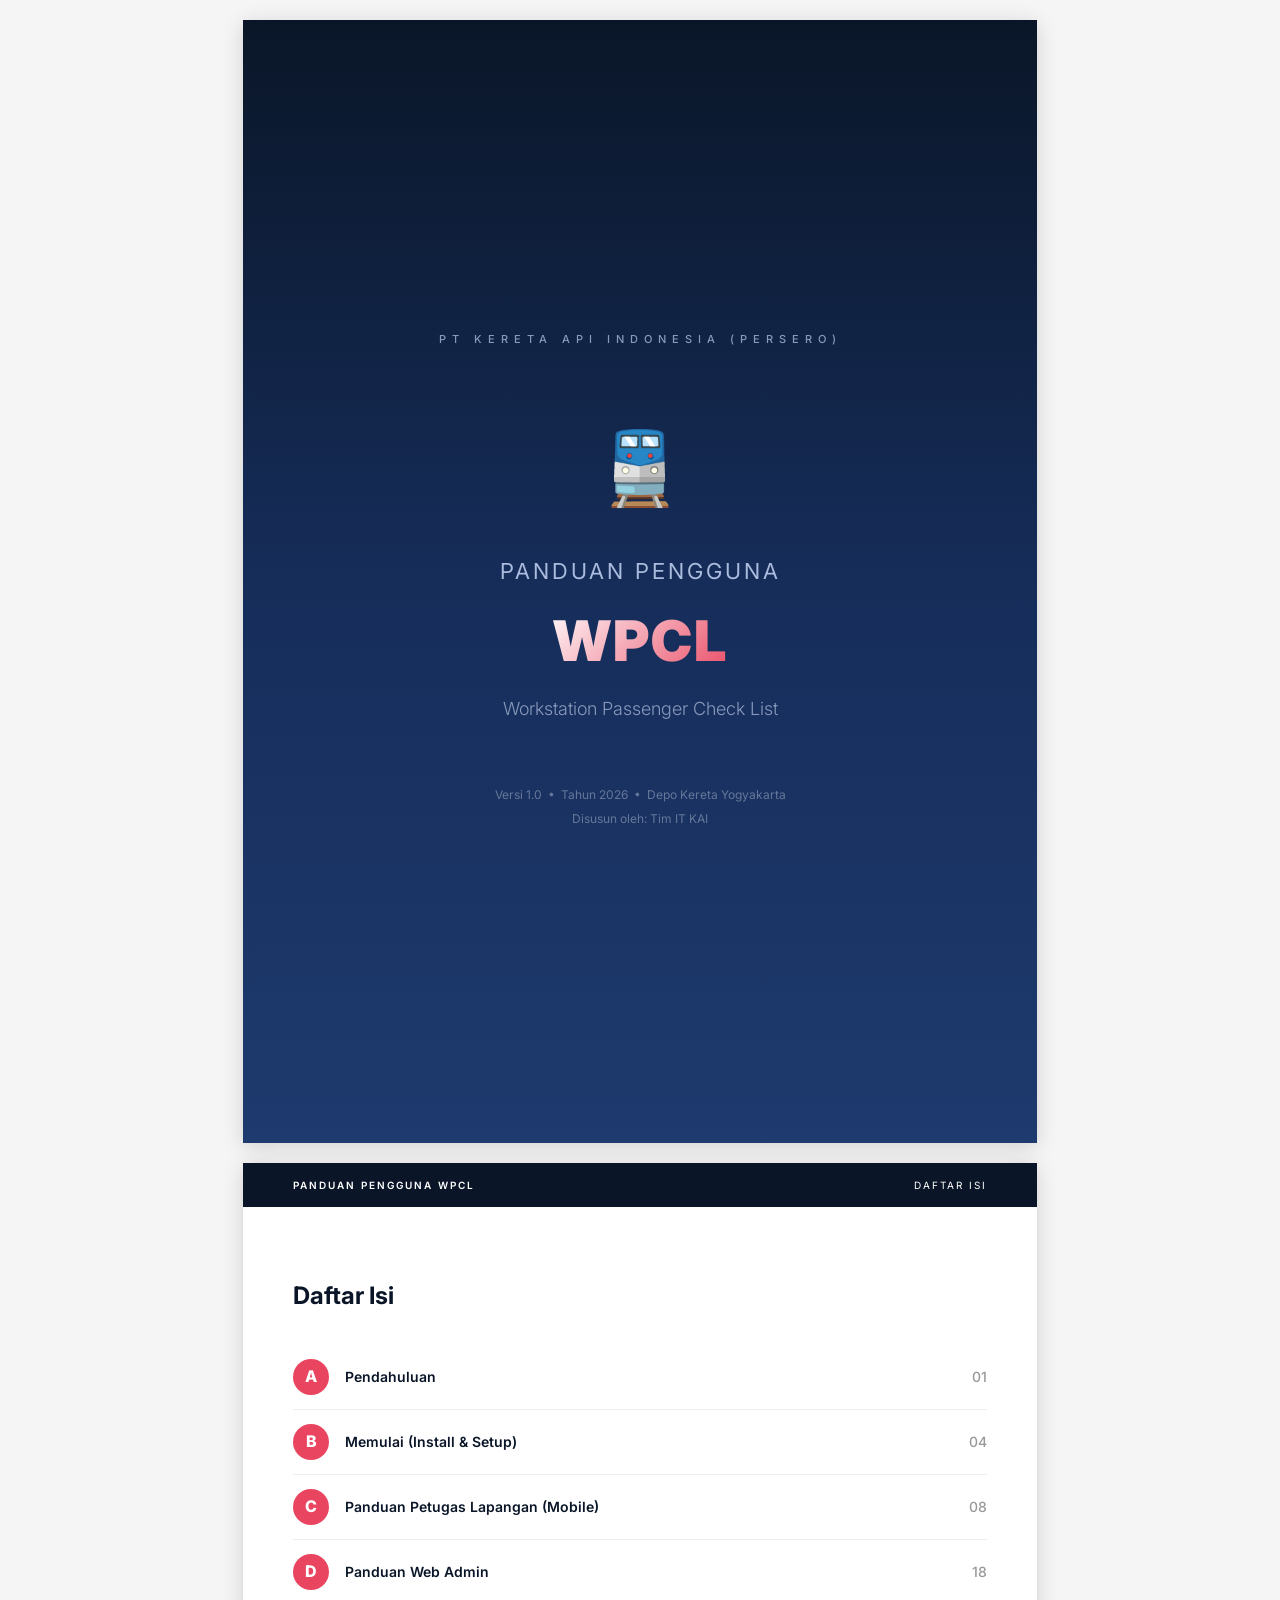
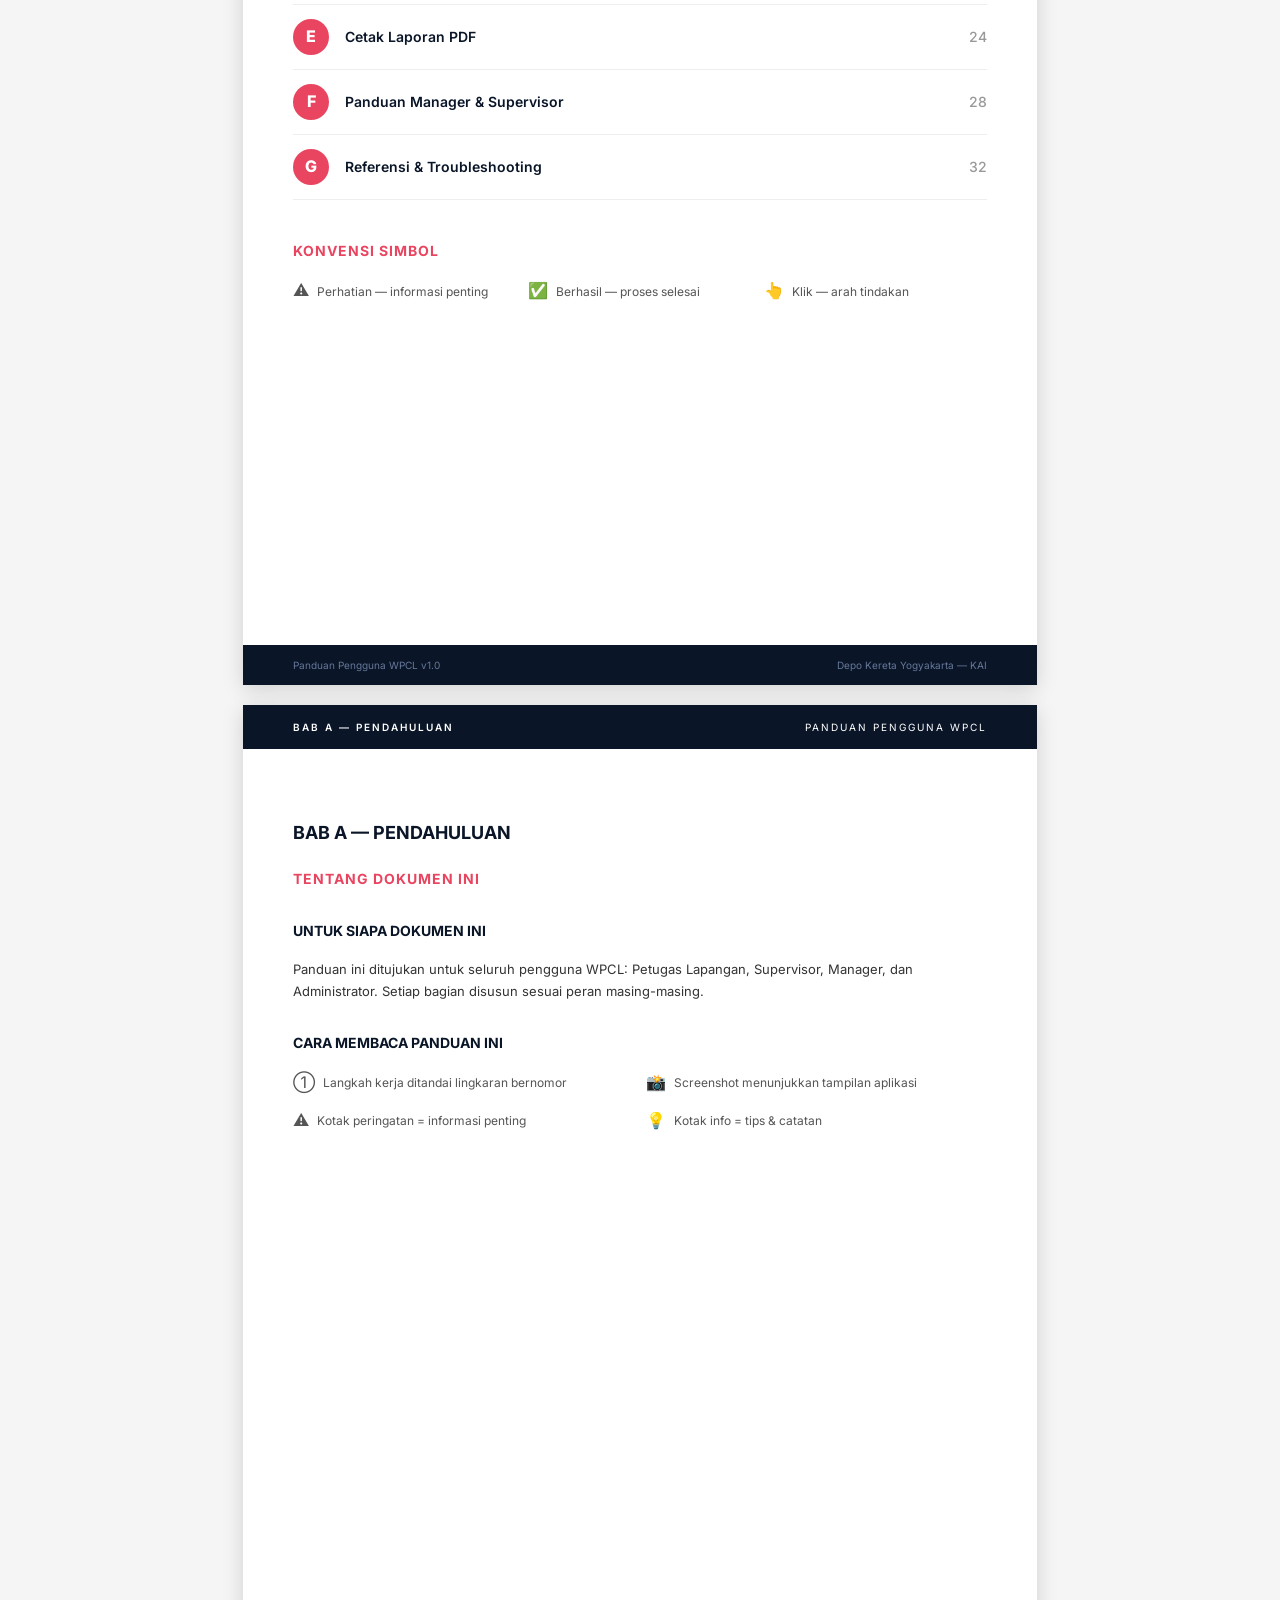
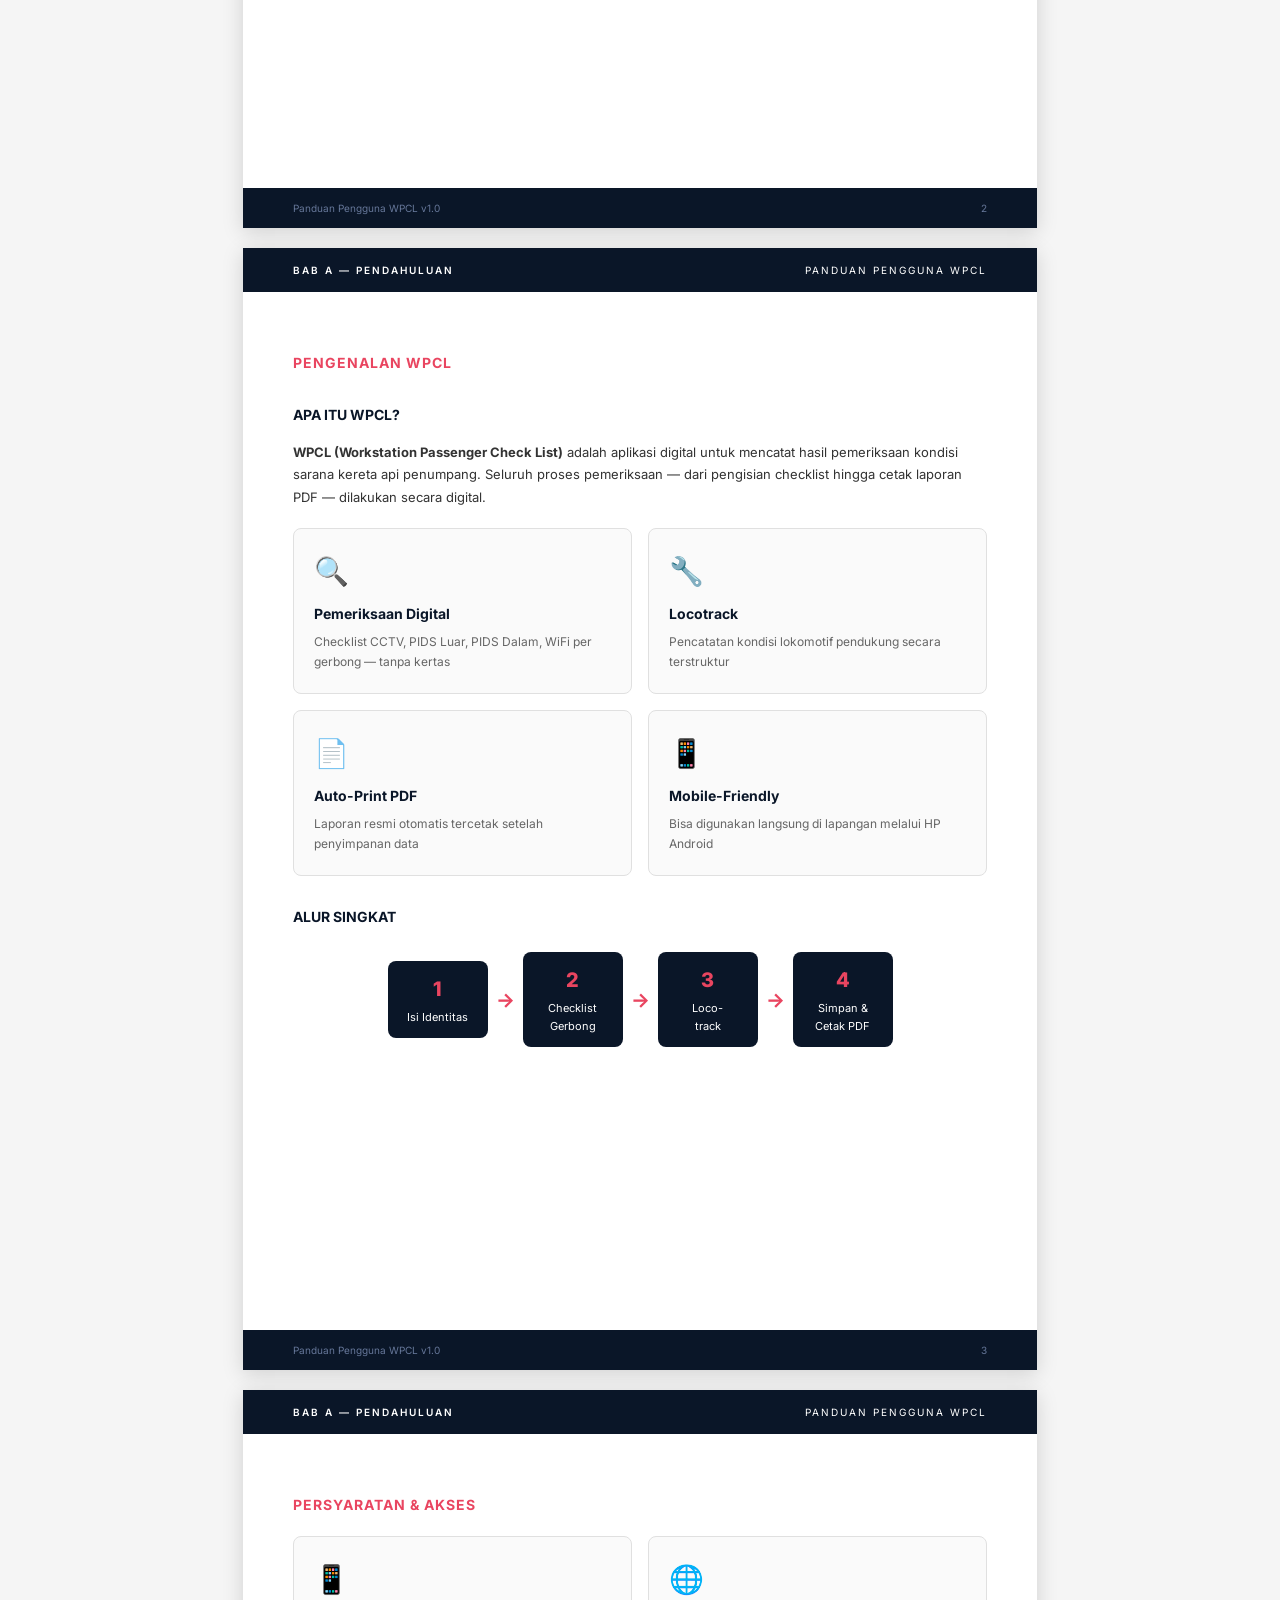
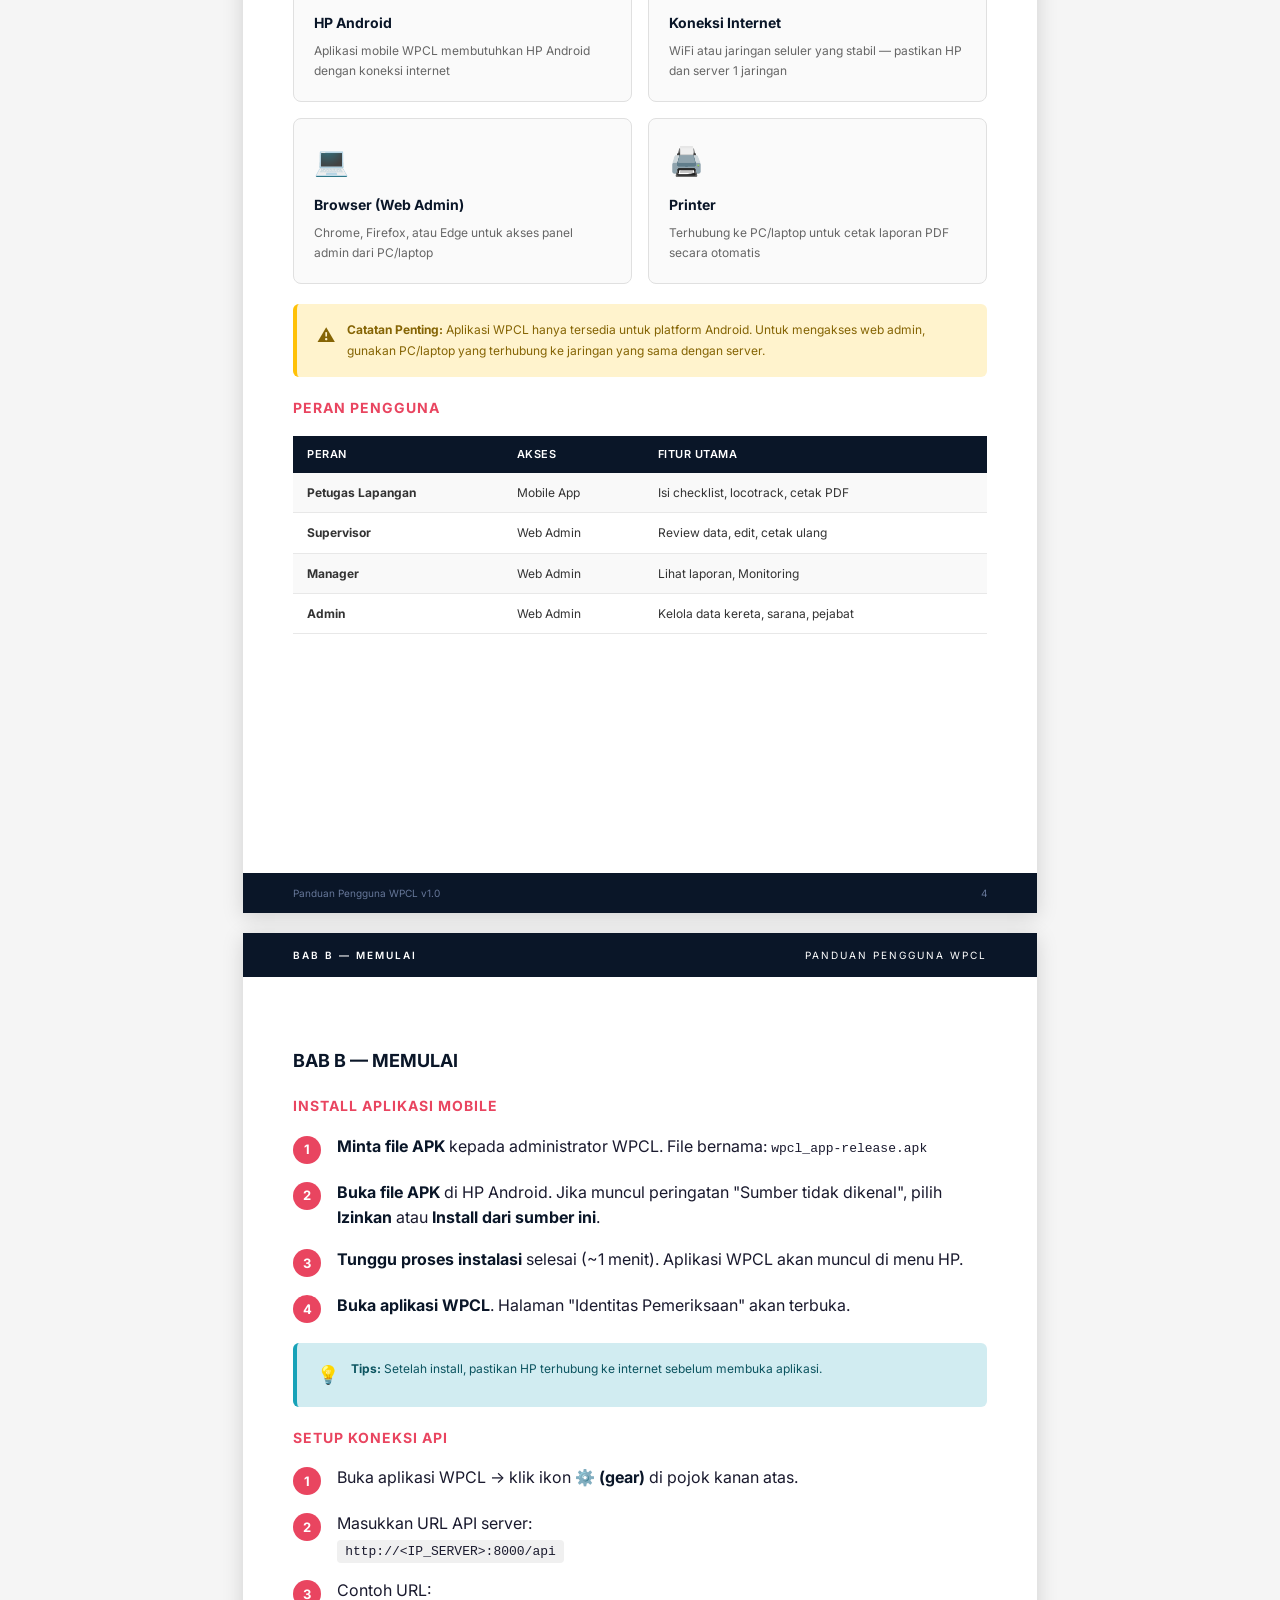
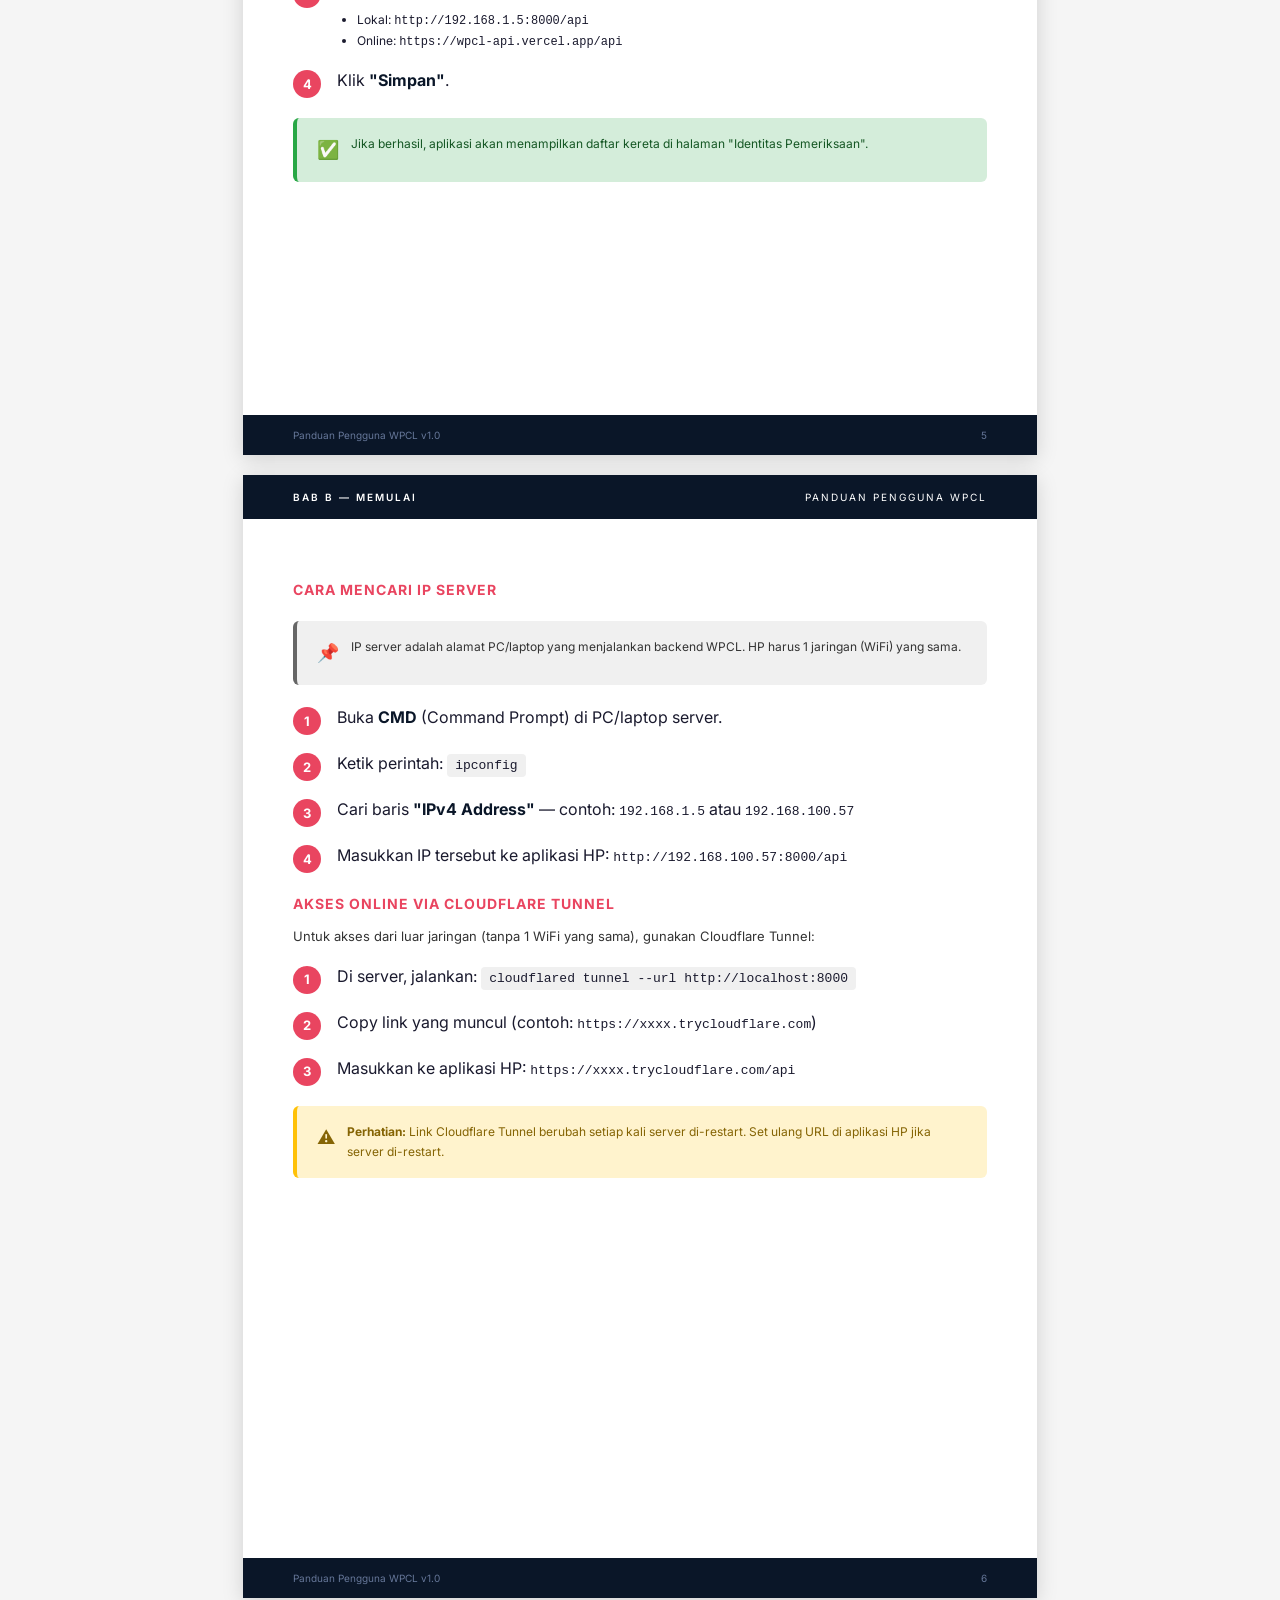
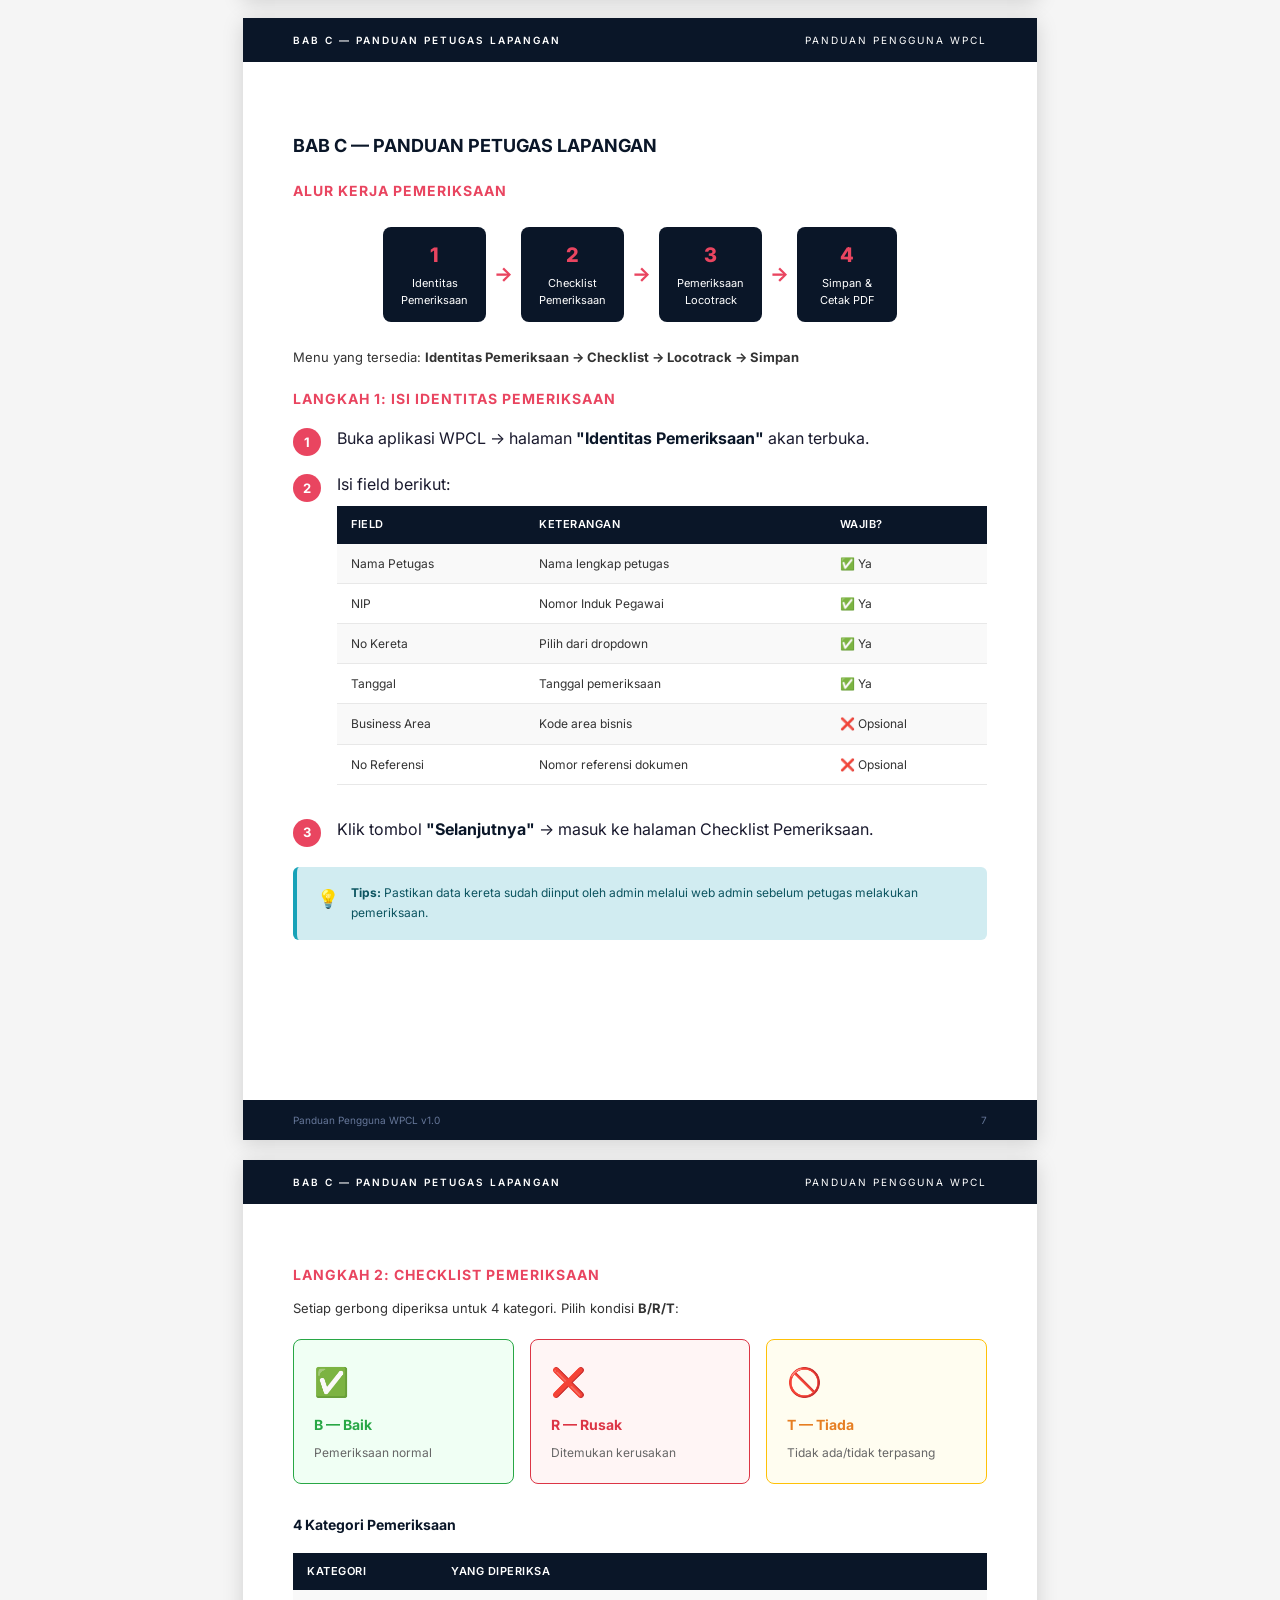
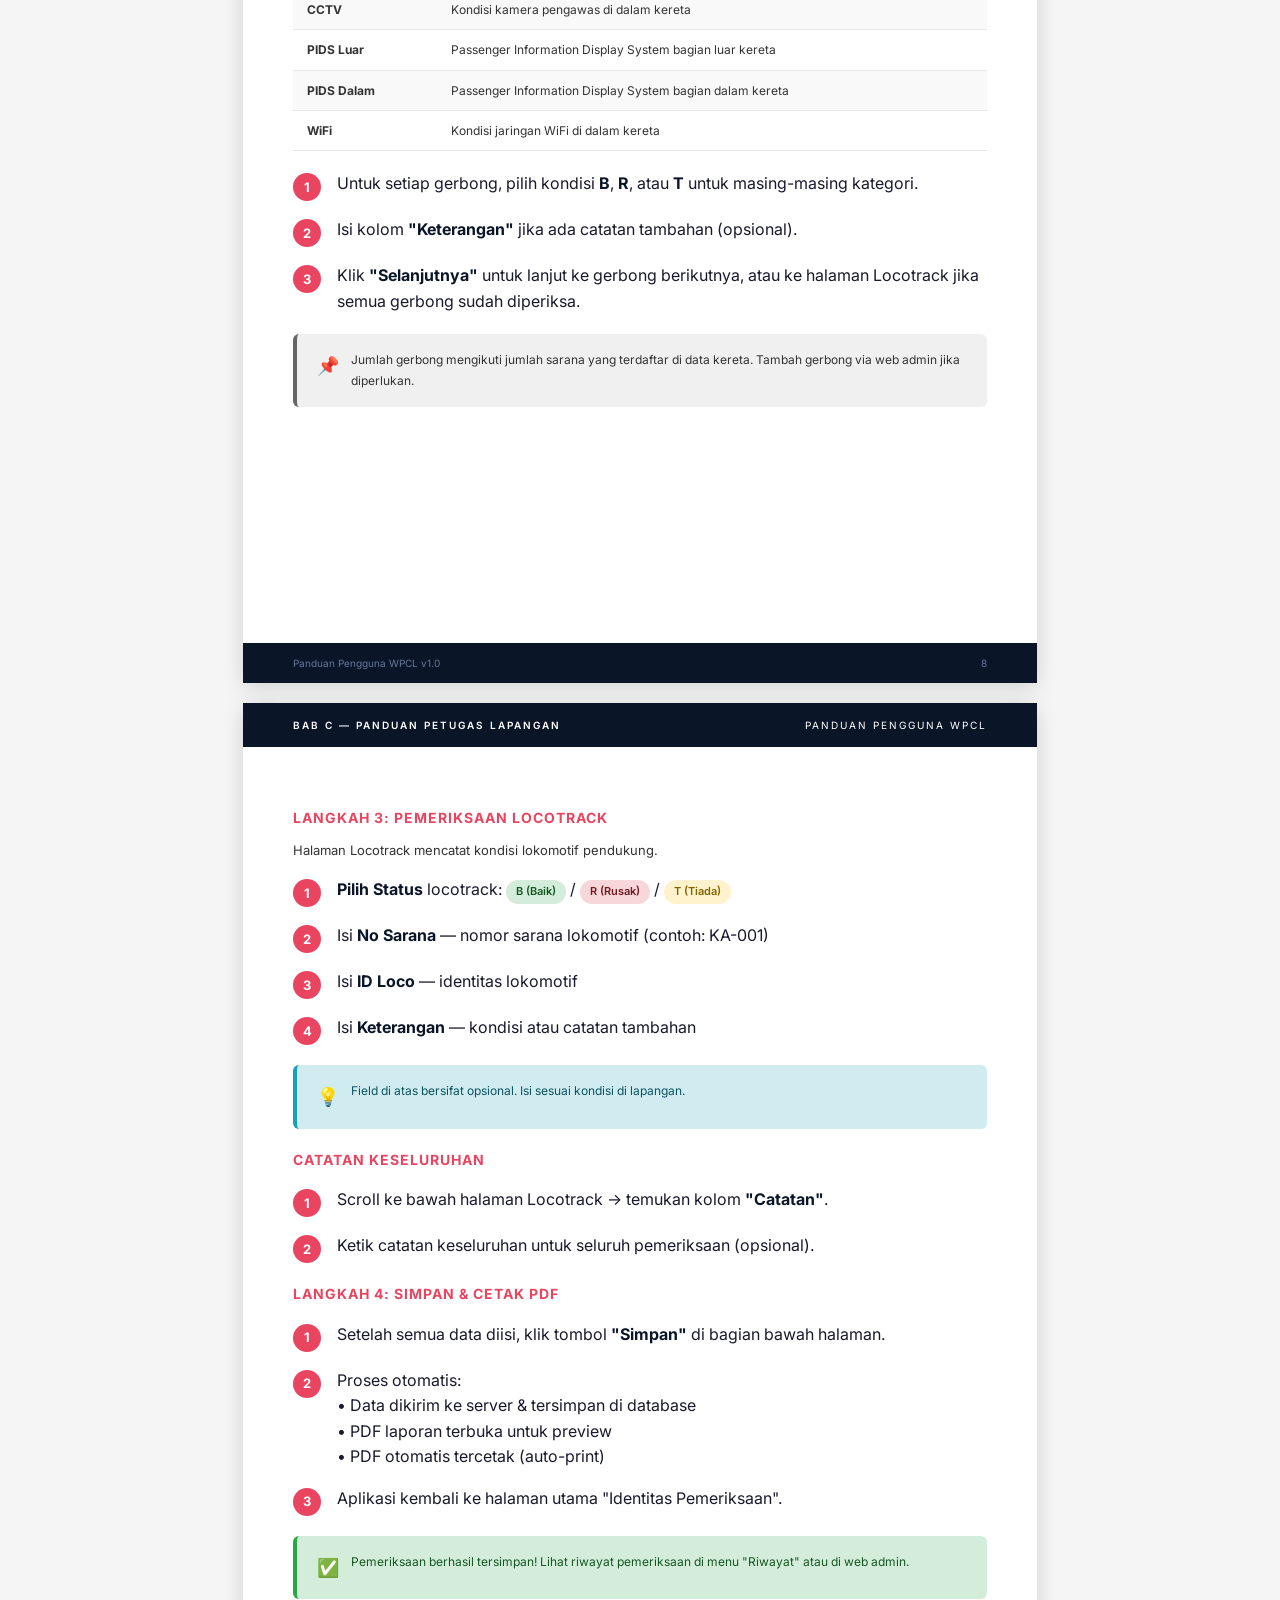
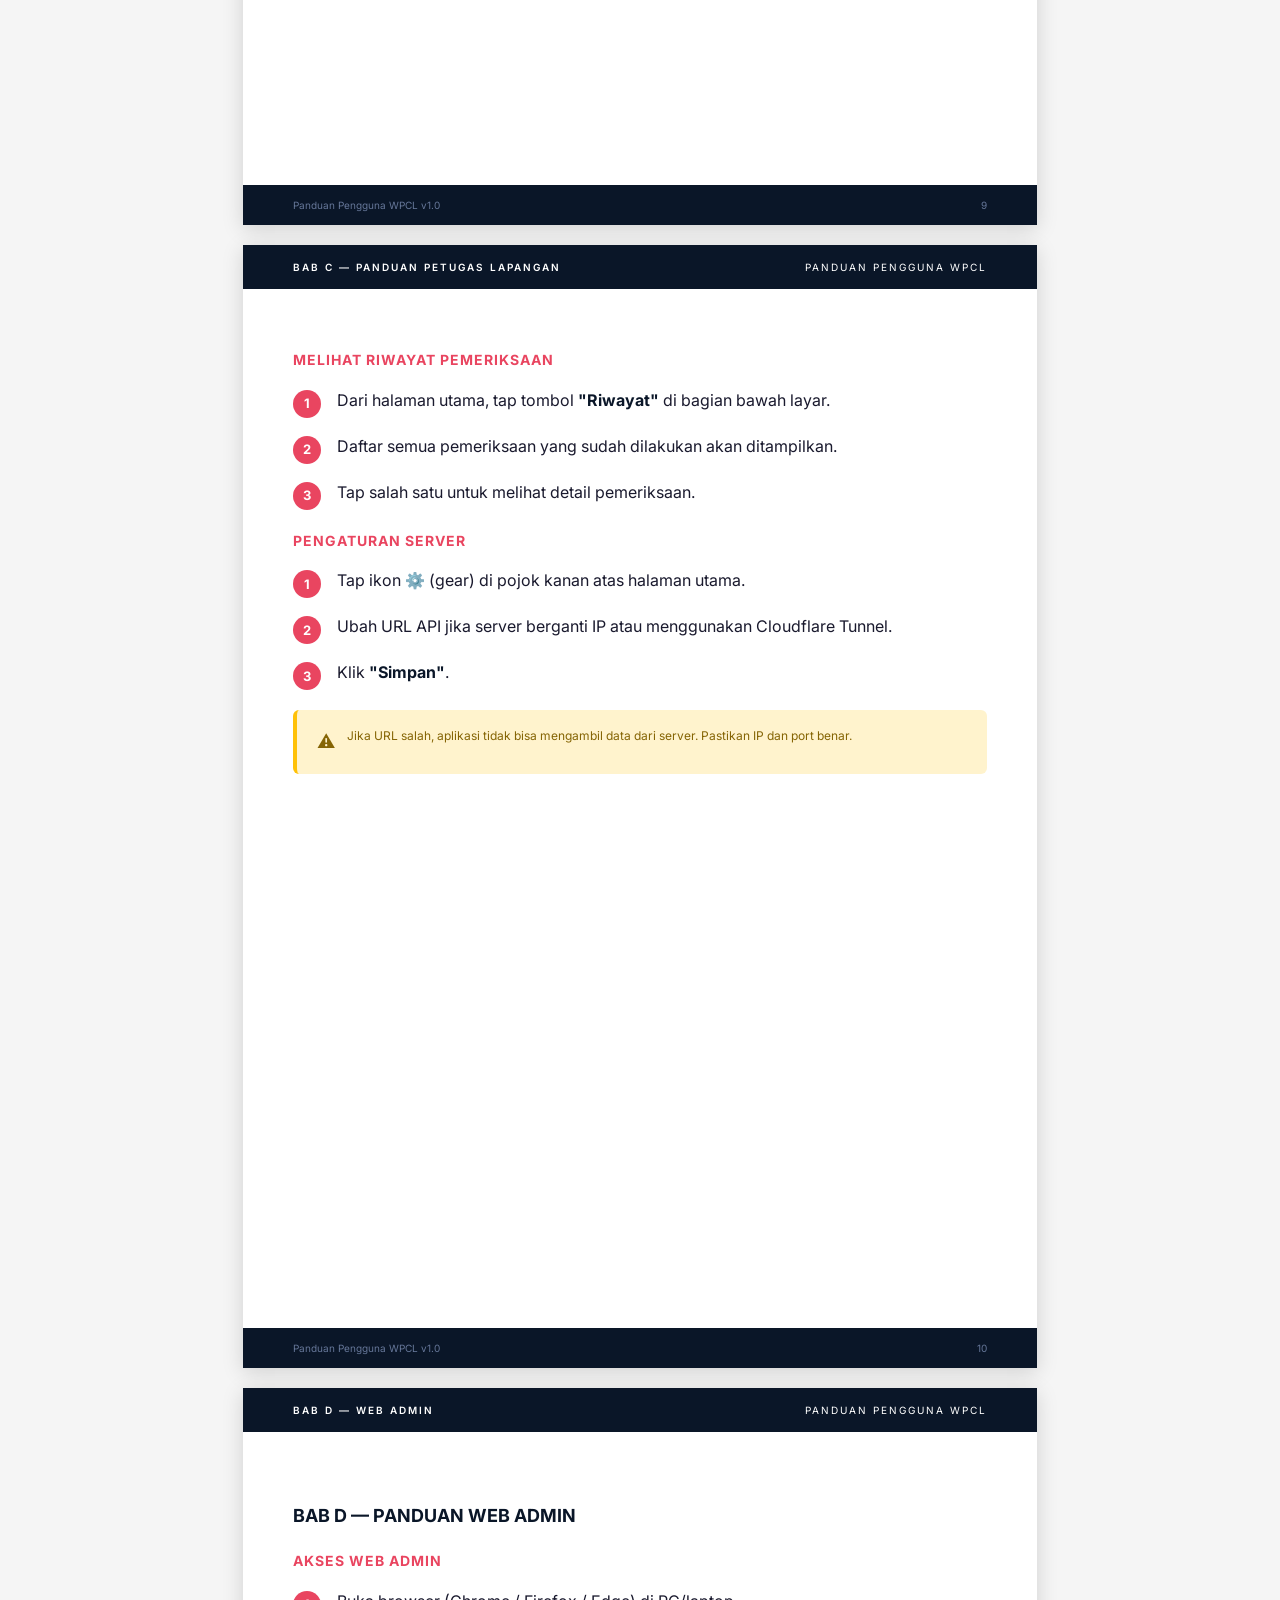
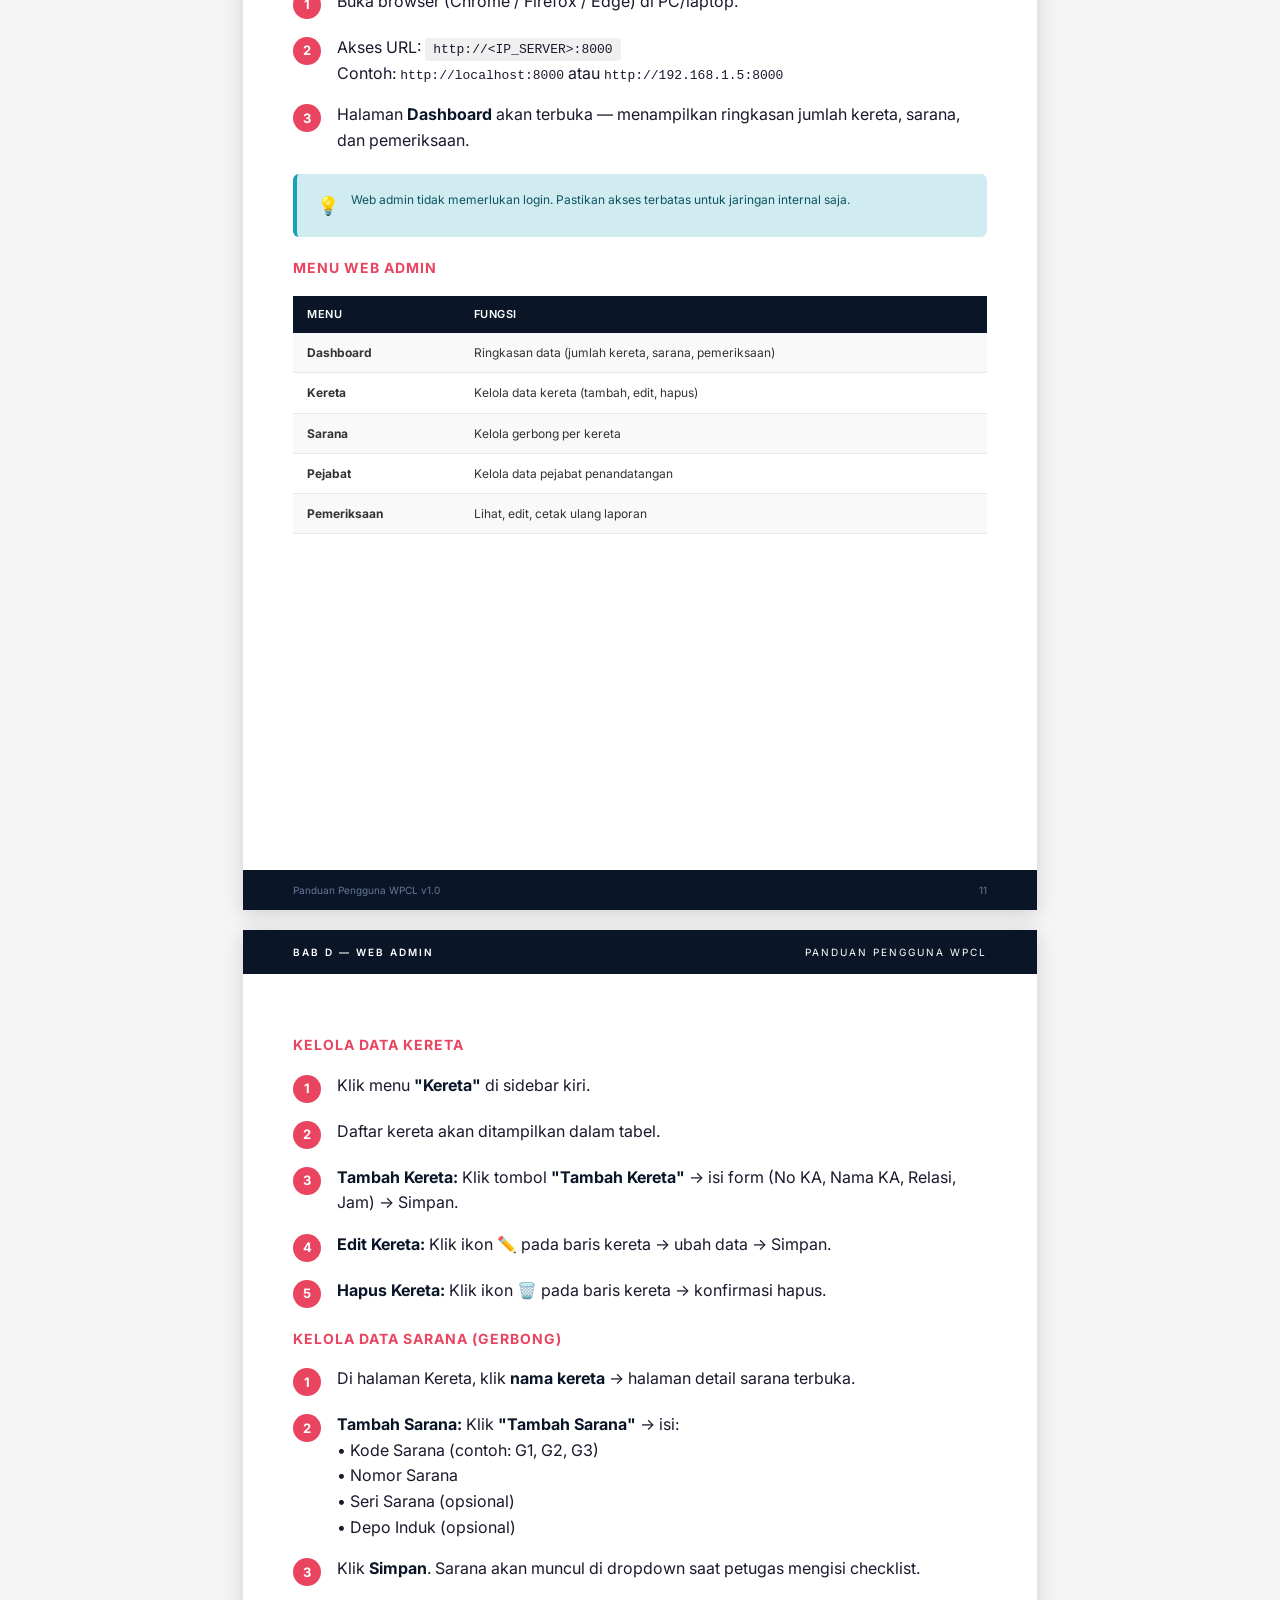
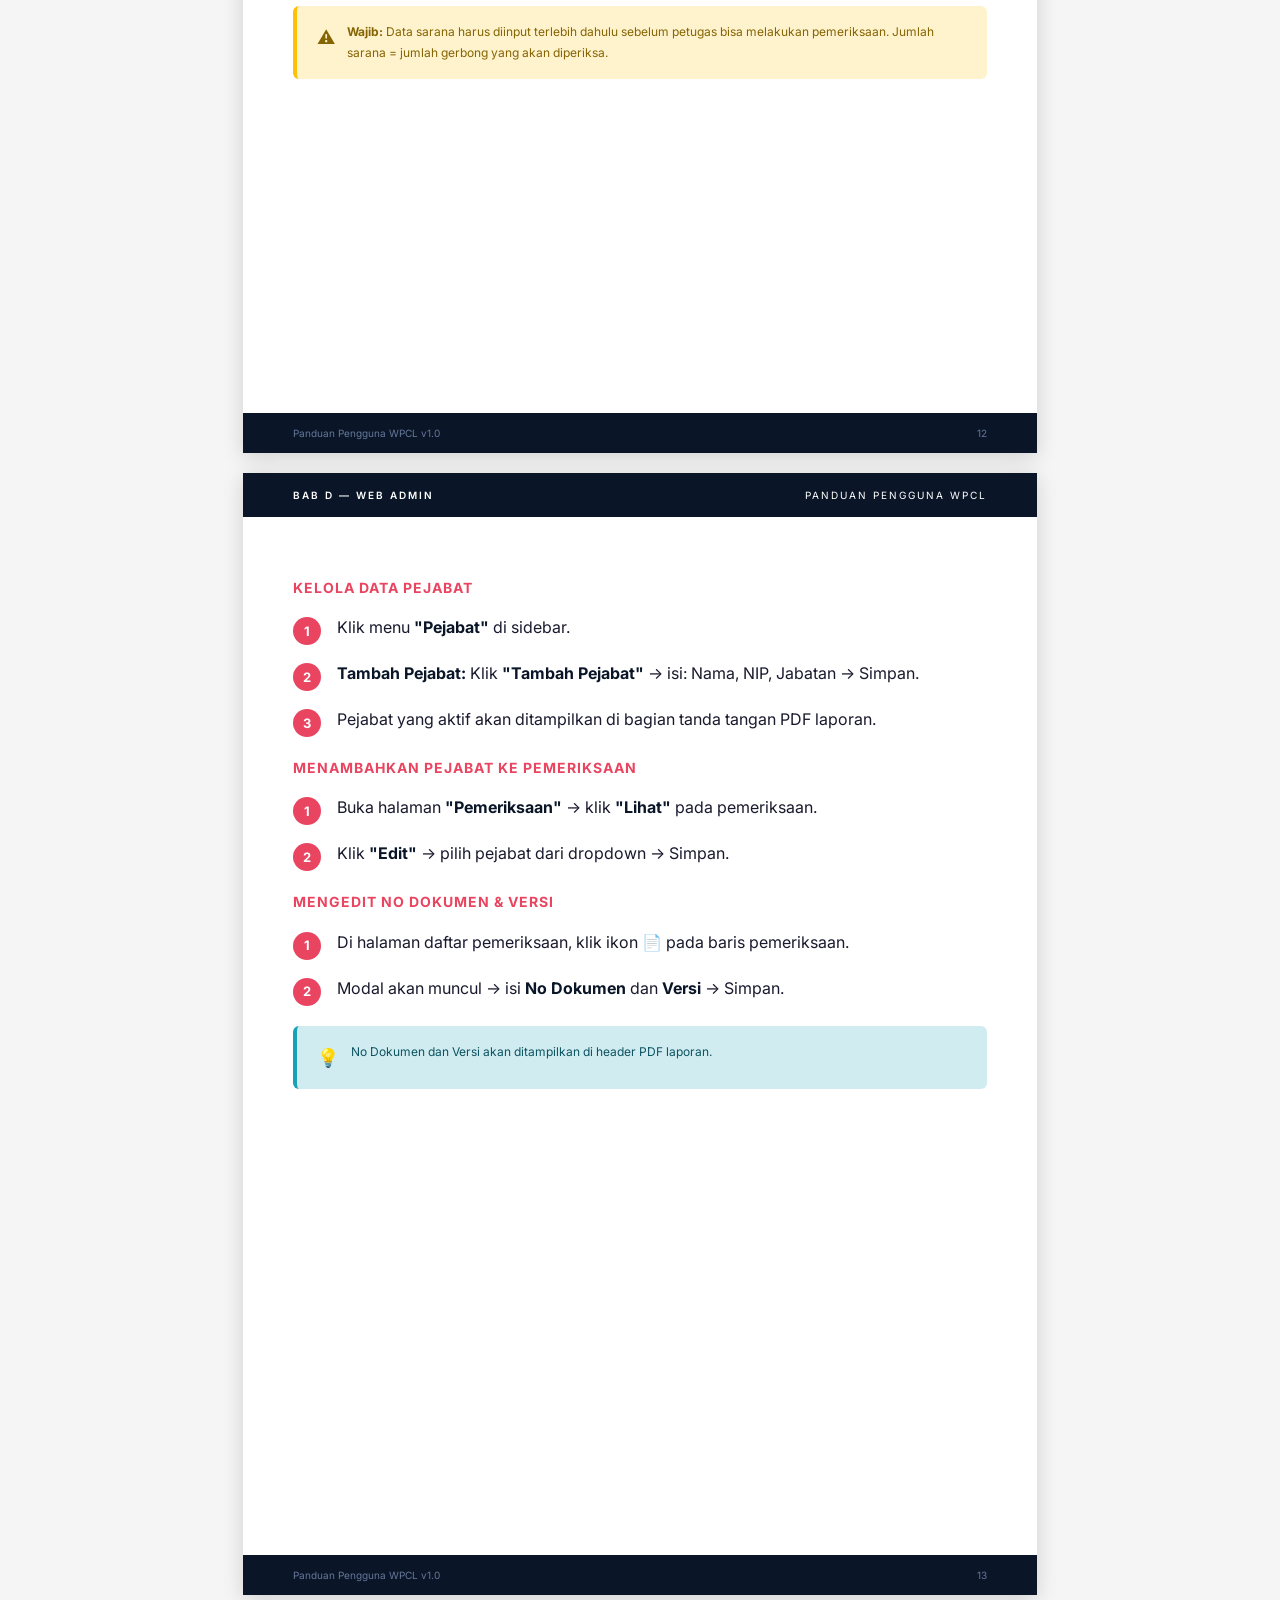
<file: wpcl-api/USER_MANUAL_WPCL.html>
<!DOCTYPE html>
<html lang="id">
<head>
    <meta charset="UTF-8">
    <meta name="viewport" content="width=device-width, initial-scale=1.0">
    <title>Panduan Pengguna WPCL</title>
    <style>
        @import url('https://fonts.googleapis.com/css2?family=Inter:wght@300;400;500;600;700;800;900&display=swap');
        
        * { margin: 0; padding: 0; box-sizing: border-box; }
        
        body { 
            font-family: 'Inter', -apple-system, BlinkMacSystemFont, sans-serif; 
            background: #f5f5f5; 
            color: #1a1a2e;
            line-height: 1.6;
        }
        
        .page {
            width: 210mm;
            min-height: 297mm;
            margin: 20px auto;
            background: #fff;
            padding: 0;
            box-shadow: 0 4px 20px rgba(0,0,0,0.15);
            position: relative;
            page-break-after: always;
            overflow: hidden;
        }
        
        /* Cover Page */
        .cover {
            display: flex;
            flex-direction: column;
            justify-content: center;
            align-items: center;
            text-align: center;
            min-height: 297mm;
            background: linear-gradient(180deg, #0a1628 0%, #162d5a 50%, #1e3a6e 100%);
            color: #fff;
            padding: 40px 60px;
        }
        
        .cover .company {
            font-size: 11px;
            letter-spacing: 6px;
            text-transform: uppercase;
            color: #8899bb;
            margin-bottom: 60px;
            font-weight: 500;
        }
        
        .cover .logo-icon {
            font-size: 72px;
            margin-bottom: 30px;
        }
        
        .cover h1 {
            font-size: 22px;
            font-weight: 400;
            letter-spacing: 3px;
            color: #aabbdd;
            margin-bottom: 8px;
            text-transform: uppercase;
        }
        
        .cover h2 {
            font-size: 56px;
            font-weight: 900;
            letter-spacing: 2px;
            margin-bottom: 8px;
            background: linear-gradient(135deg, #fff 0%, #e94560 100%);
            -webkit-background-clip: text;
            -webkit-text-fill-color: transparent;
            background-clip: text;
        }
        
        .cover .subtitle {
            font-size: 18px;
            font-weight: 300;
            color: #8899bb;
            margin-bottom: 60px;
        }
        
        .cover .meta {
            font-size: 12px;
            color: #667799;
            line-height: 2;
        }
        
        /* Content Pages */
        .content-page {
            padding: 0;
            min-height: 297mm;
            position: relative;
        }
        
        .page-header {
            background: #0a1628;
            color: #fff;
            padding: 14px 50px;
            font-size: 10px;
            letter-spacing: 2px;
            text-transform: uppercase;
            display: flex;
            justify-content: space-between;
            align-items: center;
        }
        
        .page-header .section-label {
            font-weight: 600;
        }
        
        .page-body {
            padding: 40px 50px 80px;
        }
        
        .page-footer {
            position: absolute;
            bottom: 0;
            left: 0;
            right: 0;
            background: #0a1628;
            color: #667799;
            padding: 12px 50px;
            font-size: 10px;
            display: flex;
            justify-content: space-between;
        }
        
        /* Section Title Page */
        .section-title-page {
            display: flex;
            flex-direction: column;
            justify-content: center;
            align-items: flex-start;
            min-height: 297mm;
            padding: 60px 80px;
            background: linear-gradient(135deg, #0a1628 0%, #162d5a 100%);
            color: #fff;
        }
        
        .section-letter {
            font-size: 120px;
            font-weight: 900;
            color: #e94560;
            line-height: 1;
            margin-bottom: 20px;
        }
        
        .section-title-page h2 {
            font-size: 42px;
            font-weight: 800;
            margin-bottom: 20px;
        }
        
        .section-title-page .desc {
            font-size: 16px;
            color: #8899bb;
            max-width: 500px;
            line-height: 1.8;
        }
        
        .section-title-page .menu-list {
            margin-top: 40px;
            font-size: 13px;
            color: #667799;
            border-top: 1px solid #2a3a5a;
            padding-top: 20px;
            width: 100%;
        }
        
        /* Typography */
        h3 {
            font-size: 18px;
            font-weight: 700;
            color: #0a1628;
            margin: 30px 0 15px;
        }
        
        h4 {
            font-size: 14px;
            font-weight: 700;
            color: #e94560;
            margin: 20px 0 10px;
            text-transform: uppercase;
            letter-spacing: 1px;
        }
        
        p {
            font-size: 13px;
            line-height: 1.7;
            margin-bottom: 12px;
            color: #333;
        }
        
        /* Numbered Steps */
        .step {
            display: flex;
            gap: 16px;
            margin: 16px 0;
            align-items: flex-start;
        }
        
        .step-num {
            width: 28px;
            height: 28px;
            background: #e94560;
            color: #fff;
            border-radius: 50%;
            display: flex;
            align-items: center;
            justify-content: center;
            font-size: 13px;
            font-weight: 700;
            flex-shrink: 0;
            margin-top: 2px;
        }
        
        .step-content {
            flex: 1;
        }
        
        .step-content strong {
            color: #0a1628;
        }
        
        /* Info Boxes */
        .box {
            padding: 16px 20px;
            border-radius: 6px;
            margin: 20px 0;
            font-size: 12px;
            line-height: 1.7;
            display: flex;
            gap: 12px;
            align-items: flex-start;
        }
        
        .box-icon {
            font-size: 18px;
            flex-shrink: 0;
            margin-top: 1px;
        }
        
        .box-warning {
            background: #fff3cd;
            border-left: 4px solid #ffc107;
            color: #856404;
        }
        
        .box-success {
            background: #d4edda;
            border-left: 4px solid #28a745;
            color: #155724;
        }
        
        .box-info {
            background: #d1ecf1;
            border-left: 4px solid #17a2b8;
            color: #0c5460;
        }
        
        .box-note {
            background: #f0f0f0;
            border-left: 4px solid #666;
            color: #333;
        }
        
        /* Features Grid */
        .feature-grid {
            display: grid;
            grid-template-columns: 1fr 1fr;
            gap: 16px;
            margin: 20px 0;
        }
        
        .feature-card {
            border: 1px solid #e0e0e0;
            border-radius: 8px;
            padding: 20px;
            background: #fafafa;
        }
        
        .feature-card .icon {
            font-size: 28px;
            margin-bottom: 10px;
        }
        
        .feature-card h5 {
            font-size: 14px;
            font-weight: 700;
            color: #0a1628;
            margin-bottom: 6px;
        }
        
        .feature-card p {
            font-size: 12px;
            color: #666;
            margin: 0;
        }
        
        /* Tables */
        table {
            width: 100%;
            border-collapse: collapse;
            margin: 16px 0;
            font-size: 12px;
        }
        
        th {
            background: #0a1628;
            color: #fff;
            padding: 10px 14px;
            text-align: left;
            font-weight: 600;
            font-size: 11px;
            text-transform: uppercase;
            letter-spacing: 0.5px;
        }
        
        td {
            padding: 10px 14px;
            border-bottom: 1px solid #e8e8e8;
            color: #333;
        }
        
        tr:nth-child(even) { background: #f9f9f9; }
        
        /* Workflow */
        .workflow {
            display: flex;
            align-items: center;
            justify-content: center;
            gap: 8px;
            margin: 24px 0;
            flex-wrap: wrap;
        }
        
        .workflow-step {
            background: #0a1628;
            color: #fff;
            padding: 12px 18px;
            border-radius: 8px;
            text-align: center;
            min-width: 100px;
            font-size: 11px;
        }
        
        .workflow-step .num {
            font-size: 20px;
            font-weight: 800;
            color: #e94560;
            display: block;
            margin-bottom: 4px;
        }
        
        .workflow-arrow {
            font-size: 20px;
            color: #e94560;
            font-weight: bold;
        }
        
        /* Convention Symbols */
        .convention {
            display: grid;
            grid-template-columns: 1fr 1fr 1fr;
            gap: 12px;
            margin: 16px 0;
        }
        
        .conv-item {
            display: flex;
            align-items: center;
            gap: 8px;
            font-size: 12px;
            color: #555;
        }
        
        .conv-icon {
            font-size: 16px;
        }
        
        /* Status Badges */
        .badge {
            display: inline-block;
            padding: 3px 10px;
            border-radius: 12px;
            font-size: 11px;
            font-weight: 600;
        }
        
        .badge-b { background: #d4edda; color: #155724; }
        .badge-r { background: #f8d7da; color: #721c24; }
        .badge-t { background: #fff3cd; color: #856404; }
        
        /* Print Styles */
        @media print {
            body { background: #fff; }
            .page { 
                margin: 0; 
                box-shadow: none; 
                page-break-after: always;
            }
        }
        
        /* TOC */
        .toc {
            margin: 20px 0;
        }
        
        .toc-item {
            display: flex;
            align-items: center;
            padding: 14px 0;
            border-bottom: 1px solid #eee;
        }
        
        .toc-letter {
            width: 36px;
            height: 36px;
            background: #e94560;
            color: #fff;
            border-radius: 50%;
            display: flex;
            align-items: center;
            justify-content: center;
            font-weight: 800;
            font-size: 16px;
            margin-right: 16px;
            flex-shrink: 0;
        }
        
        .toc-text {
            flex: 1;
            font-size: 14px;
            font-weight: 600;
            color: #0a1628;
        }
        
        .toc-page {
            font-size: 14px;
            color: #999;
            font-weight: 500;
        }
    </style>
</head>
<body>

<!-- ==================== COVER ==================== -->
<div class="page cover">
    <div class="company">PT KERETA API INDONESIA (PERSERO)</div>
    <div class="logo-icon">🚆</div>
    <h1>Panduan Pengguna</h1>
    <h2>WPCL</h2>
    <div class="subtitle">Workstation Passenger Check List</div>
    <div class="meta">
        Versi 1.0 &nbsp;•&nbsp; Tahun 2026 &nbsp;•&nbsp; Depo Kereta Yogyakarta<br>
        Disusun oleh: Tim IT KAI
    </div>
</div>

<!-- ==================== DAFTAR ISI ==================== -->
<div class="page content-page">
    <div class="page-header">
        <span class="section-label">Panduan Pengguna WPCL</span>
        <span>Daftar Isi</span>
    </div>
    <div class="page-body">
        <h3 style="font-size:24px; margin-bottom:30px;">Daftar Isi</h3>
        <div class="toc">
            <div class="toc-item">
                <div class="toc-letter">A</div>
                <div class="toc-text">Pendahuluan</div>
                <div class="toc-page">01</div>
            </div>
            <div class="toc-item">
                <div class="toc-letter">B</div>
                <div class="toc-text">Memulai (Install & Setup)</div>
                <div class="toc-page">04</div>
            </div>
            <div class="toc-item">
                <div class="toc-letter">C</div>
                <div class="toc-text">Panduan Petugas Lapangan (Mobile)</div>
                <div class="toc-page">08</div>
            </div>
            <div class="toc-item">
                <div class="toc-letter">D</div>
                <div class="toc-text">Panduan Web Admin</div>
                <div class="toc-page">18</div>
            </div>
            <div class="toc-item">
                <div class="toc-letter">E</div>
                <div class="toc-text">Cetak Laporan PDF</div>
                <div class="toc-page">24</div>
            </div>
            <div class="toc-item">
                <div class="toc-letter">F</div>
                <div class="toc-text">Panduan Manager & Supervisor</div>
                <div class="toc-page">28</div>
            </div>
            <div class="toc-item">
                <div class="toc-letter">G</div>
                <div class="toc-text">Referensi & Troubleshooting</div>
                <div class="toc-page">32</div>
            </div>
        </div>
        
        <div style="margin-top:40px;">
            <h4>Konvensi Simbol</h4>
            <div class="convention">
                <div class="conv-item"><span class="conv-icon">⚠️</span> Perhatian — informasi penting</div>
                <div class="conv-item"><span class="conv-icon">✅</span> Berhasil — proses selesai</div>
                <div class="conv-item"><span class="conv-icon">👆</span> Klik — arah tindakan</div>
            </div>
        </div>
    </div>
    <div class="page-footer">
        <span>Panduan Pengguna WPCL v1.0</span>
        <span>Depo Kereta Yogyakarta — KAI</span>
    </div>
</div>

<!-- ==================== BAB A: PENDAHULUAN ==================== -->
<div class="page content-page">
    <div class="page-header">
        <span class="section-label">Bab A — Pendahuluan</span>
        <span>Panduan Pengguna WPCL</span>
    </div>
    <div class="page-body">
        <h3>BAB A — PENDAHULUAN</h3>
        
        <h4>Tentang Dokumen Ini</h4>
        
        <h3 style="font-size:14px;">UNTUK SIAPA DOKUMEN INI</h3>
        <p>Panduan ini ditujukan untuk seluruh pengguna WPCL: Petugas Lapangan, Supervisor, Manager, dan Administrator. Setiap bagian disusun sesuai peran masing-masing.</p>
        
        <h3 style="font-size:14px;">CARA MEMBACA PANDUAN INI</h3>
        <div class="convention" style="grid-template-columns: 1fr 1fr;">
            <div class="conv-item"><span class="conv-icon">①</span> Langkah kerja ditandai lingkaran bernomor</div>
            <div class="conv-item"><span class="conv-icon">📸</span> Screenshot menunjukkan tampilan aplikasi</div>
            <div class="conv-item"><span class="conv-icon">⚠️</span> Kotak peringatan = informasi penting</div>
            <div class="conv-item"><span class="conv-icon">💡</span> Kotak info = tips & catatan</div>
        </div>
    </div>
    <div class="page-footer">
        <span>Panduan Pengguna WPCL v1.0</span>
        <span>2</span>
    </div>
</div>

<!-- ==================== PENGENALAN WPCL ==================== -->
<div class="page content-page">
    <div class="page-header">
        <span class="section-label">Bab A — Pendahuluan</span>
        <span>Panduan Pengguna WPCL</span>
    </div>
    <div class="page-body">
        <h4>Pengenalan WPCL</h4>
        
        <h3 style="font-size:14px;">APA ITU WPCL?</h3>
        <p><strong>WPCL (Workstation Passenger Check List)</strong> adalah aplikasi digital untuk mencatat hasil pemeriksaan kondisi sarana kereta api penumpang. Seluruh proses pemeriksaan — dari pengisian checklist hingga cetak laporan PDF — dilakukan secara digital.</p>
        
        <div class="feature-grid">
            <div class="feature-card">
                <div class="icon">🔍</div>
                <h5>Pemeriksaan Digital</h5>
                <p>Checklist CCTV, PIDS Luar, PIDS Dalam, WiFi per gerbong — tanpa kertas</p>
            </div>
            <div class="feature-card">
                <div class="icon">🔧</div>
                <h5>Locotrack</h5>
                <p>Pencatatan kondisi lokomotif pendukung secara terstruktur</p>
            </div>
            <div class="feature-card">
                <div class="icon">📄</div>
                <h5>Auto-Print PDF</h5>
                <p>Laporan resmi otomatis tercetak setelah penyimpanan data</p>
            </div>
            <div class="feature-card">
                <div class="icon">📱</div>
                <h5>Mobile-Friendly</h5>
                <p>Bisa digunakan langsung di lapangan melalui HP Android</p>
            </div>
        </div>
        
        <h3 style="font-size:14px;">ALUR SINGKAT</h3>
        <div class="workflow">
            <div class="workflow-step"><span class="num">1</span>Isi Identitas</div>
            <div class="workflow-arrow">→</div>
            <div class="workflow-step"><span class="num">2</span>Checklist<br>Gerbong</div>
            <div class="workflow-arrow">→</div>
            <div class="workflow-step"><span class="num">3</span>Loco-<br>track</div>
            <div class="workflow-arrow">→</div>
            <div class="workflow-step"><span class="num">4</span>Simpan &<br>Cetak PDF</div>
        </div>
    </div>
    <div class="page-footer">
        <span>Panduan Pengguna WPCL v1.0</span>
        <span>3</span>
    </div>
</div>

<!-- ==================== PERSYARATAN ==================== -->
<div class="page content-page">
    <div class="page-header">
        <span class="section-label">Bab A — Pendahuluan</span>
        <span>Panduan Pengguna WPCL</span>
    </div>
    <div class="page-body">
        <h4>Persyaratan & Akses</h4>
        
        <div class="feature-grid">
            <div class="feature-card">
                <div class="icon">📱</div>
                <h5>HP Android</h5>
                <p>Aplikasi mobile WPCL membutuhkan HP Android dengan koneksi internet</p>
            </div>
            <div class="feature-card">
                <div class="icon">🌐</div>
                <h5>Koneksi Internet</h5>
                <p>WiFi atau jaringan seluler yang stabil — pastikan HP dan server 1 jaringan</p>
            </div>
            <div class="feature-card">
                <div class="icon">💻</div>
                <h5>Browser (Web Admin)</h5>
                <p>Chrome, Firefox, atau Edge untuk akses panel admin dari PC/laptop</p>
            </div>
            <div class="feature-card">
                <div class="icon">🖨️</div>
                <h5>Printer</h5>
                <p>Terhubung ke PC/laptop untuk cetak laporan PDF secara otomatis</p>
            </div>
        </div>
        
        <div class="box box-warning">
            <span class="box-icon">⚠️</span>
            <div>
                <strong>Catatan Penting:</strong> Aplikasi WPCL hanya tersedia untuk platform Android. Untuk mengakses web admin, gunakan PC/laptop yang terhubung ke jaringan yang sama dengan server.
            </div>
        </div>
        
        <h4>Peran Pengguna</h4>
        <table>
            <tr><th>Peran</th><th>Akses</th><th>Fitur Utama</th></tr>
            <tr><td><strong>Petugas Lapangan</strong></td><td>Mobile App</td><td>Isi checklist, locotrack, cetak PDF</td></tr>
            <tr><td><strong>Supervisor</strong></td><td>Web Admin</td><td>Review data, edit, cetak ulang</td></tr>
            <tr><td><strong>Manager</strong></td><td>Web Admin</td><td>Lihat laporan, Monitoring</td></tr>
            <tr><td><strong>Admin</strong></td><td>Web Admin</td><td>Kelola data kereta, sarana, pejabat</td></tr>
        </table>
    </div>
    <div class="page-footer">
        <span>Panduan Pengguna WPCL v1.0</span>
        <span>4</span>
    </div>
</div>

<!-- ==================== BAB B: MEMULAI ==================== -->
<div class="page content-page">
    <div class="page-header">
        <span class="section-label">Bab B — Memulai</span>
        <span>Panduan Pengguna WPCL</span>
    </div>
    <div class="page-body">
        <h3>BAB B — MEMULAI</h3>
        
        <h4>Install Aplikasi Mobile</h4>
        
        <div class="step">
            <div class="step-num">1</div>
            <div class="step-content">
                <strong>Minta file APK</strong> kepada administrator WPCL. File bernama: <code>wpcl_app-release.apk</code>
            </div>
        </div>
        
        <div class="step">
            <div class="step-num">2</div>
            <div class="step-content">
                <strong>Buka file APK</strong> di HP Android. Jika muncul peringatan "Sumber tidak dikenal", pilih <strong>Izinkan</strong> atau <strong>Install dari sumber ini</strong>.
            </div>
        </div>
        
        <div class="step">
            <div class="step-num">3</div>
            <div class="step-content">
                <strong>Tunggu proses instalasi</strong> selesai (~1 menit). Aplikasi WPCL akan muncul di menu HP.
            </div>
        </div>
        
        <div class="step">
            <div class="step-num">4</div>
            <div class="step-content">
                <strong>Buka aplikasi WPCL</strong>. Halaman "Identitas Pemeriksaan" akan terbuka.
            </div>
        </div>
        
        <div class="box box-info">
            <span class="box-icon">💡</span>
            <div><strong>Tips:</strong> Setelah install, pastikan HP terhubung ke internet sebelum membuka aplikasi.</div>
        </div>
        
        <h4>Setup Koneksi API</h4>
        
        <div class="step">
            <div class="step-num">1</div>
            <div class="step-content">
                Buka aplikasi WPCL → klik ikon <strong>⚙️ (gear)</strong> di pojok kanan atas.
            </div>
        </div>
        
        <div class="step">
            <div class="step-num">2</div>
            <div class="step-content">
                Masukkan URL API server:<br>
                <code style="background:#f0f0f0; padding:4px 8px; border-radius:4px;">http://&lt;IP_SERVER&gt;:8000/api</code>
            </div>
        </div>
        
        <div class="step">
            <div class="step-num">3</div>
            <div class="step-content">
                Contoh URL:
                <ul style="margin-top:6px; padding-left:20px; font-size:12px;">
                    <li>Lokal: <code>http://192.168.1.5:8000/api</code></li>
                    <li>Online: <code>https://wpcl-api.vercel.app/api</code></li>
                </ul>
            </div>
        </div>
        
        <div class="step">
            <div class="step-num">4</div>
            <div class="step-content">
                Klik <strong>"Simpan"</strong>.
            </div>
        </div>
        
        <div class="box box-success">
            <span class="box-icon">✅</span>
            <div>Jika berhasil, aplikasi akan menampilkan daftar kereta di halaman "Identitas Pemeriksaan".</div>
        </div>
    </div>
    <div class="page-footer">
        <span>Panduan Pengguna WPCL v1.0</span>
        <span>5</span>
    </div>
</div>

<!-- ==================== CARI IP SERVER ==================== -->
<div class="page content-page">
    <div class="page-header">
        <span class="section-label">Bab B — Memulai</span>
        <span>Panduan Pengguna WPCL</span>
    </div>
    <div class="page-body">
        <h4>Cara Mencari IP Server</h4>
        
        <div class="box box-note">
            <span class="box-icon">📌</span>
            <div>IP server adalah alamat PC/laptop yang menjalankan backend WPCL. HP harus 1 jaringan (WiFi) yang sama.</div>
        </div>
        
        <div class="step">
            <div class="step-num">1</div>
            <div class="step-content">
                Buka <strong>CMD</strong> (Command Prompt) di PC/laptop server.
            </div>
        </div>
        
        <div class="step">
            <div class="step-num">2</div>
            <div class="step-content">
                Ketik perintah: <code style="background:#f0f0f0; padding:4px 8px; border-radius:4px;">ipconfig</code>
            </div>
        </div>
        
        <div class="step">
            <div class="step-num">3</div>
            <div class="step-content">
                Cari baris <strong>"IPv4 Address"</strong> — contoh: <code>192.168.1.5</code> atau <code>192.168.100.57</code>
            </div>
        </div>
        
        <div class="step">
            <div class="step-num">4</div>
            <div class="step-content">
                Masukkan IP tersebut ke aplikasi HP: <code>http://192.168.100.57:8000/api</code>
            </div>
        </div>
        
        <h4>Akses Online via Cloudflare Tunnel</h4>
        
        <p>Untuk akses dari luar jaringan (tanpa 1 WiFi yang sama), gunakan Cloudflare Tunnel:</p>
        
        <div class="step">
            <div class="step-num">1</div>
            <div class="step-content">
                Di server, jalankan: <code style="background:#f0f0f0; padding:4px 8px; border-radius:4px;">cloudflared tunnel --url http://localhost:8000</code>
            </div>
        </div>
        
        <div class="step">
            <div class="step-num">2</div>
            <div class="step-content">
                Copy link yang muncul (contoh: <code>https://xxxx.trycloudflare.com</code>)
            </div>
        </div>
        
        <div class="step">
            <div class="step-num">3</div>
            <div class="step-content">
                Masukkan ke aplikasi HP: <code>https://xxxx.trycloudflare.com/api</code>
            </div>
        </div>
        
        <div class="box box-warning">
            <span class="box-icon">⚠️</span>
            <div><strong>Perhatian:</strong> Link Cloudflare Tunnel berubah setiap kali server di-restart. Set ulang URL di aplikasi HP jika server di-restart.</div>
        </div>
    </div>
    <div class="page-footer">
        <span>Panduan Pengguna WPCL v1.0</span>
        <span>6</span>
    </div>
</div>

<!-- ==================== BAB C: PANDUAN PETUGAS ==================== -->
<div class="page content-page">
    <div class="page-header">
        <span class="section-label">Bab C — Panduan Petugas Lapangan</span>
        <span>Panduan Pengguna WPCL</span>
    </div>
    <div class="page-body">
        <h3>BAB C — PANDUAN PETUGAS LAPANGAN</h3>
        
        <h4>Alur Kerja Pemeriksaan</h4>
        
        <div class="workflow">
            <div class="workflow-step"><span class="num">1</span>Identitas<br>Pemeriksaan</div>
            <div class="workflow-arrow">→</div>
            <div class="workflow-step"><span class="num">2</span>Checklist<br>Pemeriksaan</div>
            <div class="workflow-arrow">→</div>
            <div class="workflow-step"><span class="num">3</span>Pemeriksaan<br>Locotrack</div>
            <div class="workflow-arrow">→</div>
            <div class="workflow-step"><span class="num">4</span>Simpan &<br>Cetak PDF</div>
        </div>
        
        <p>Menu yang tersedia: <strong>Identitas Pemeriksaan → Checklist → Locotrack → Simpan</strong></p>
        
        <h4>Langkah 1: Isi Identitas Pemeriksaan</h4>
        
        <div class="step">
            <div class="step-num">1</div>
            <div class="step-content">
                Buka aplikasi WPCL → halaman <strong>"Identitas Pemeriksaan"</strong> akan terbuka.
            </div>
        </div>
        
        <div class="step">
            <div class="step-num">2</div>
            <div class="step-content">
                Isi field berikut:<br>
                <table style="margin-top:8px;">
                    <tr><th>Field</th><th>Keterangan</th><th>Wajib?</th></tr>
                    <tr><td>Nama Petugas</td><td>Nama lengkap petugas</td><td>✅ Ya</td></tr>
                    <tr><td>NIP</td><td>Nomor Induk Pegawai</td><td>✅ Ya</td></tr>
                    <tr><td>No Kereta</td><td>Pilih dari dropdown</td><td>✅ Ya</td></tr>
                    <tr><td>Tanggal</td><td>Tanggal pemeriksaan</td><td>✅ Ya</td></tr>
                    <tr><td>Business Area</td><td>Kode area bisnis</td><td>❌ Opsional</td></tr>
                    <tr><td>No Referensi</td><td>Nomor referensi dokumen</td><td>❌ Opsional</td></tr>
                </table>
            </div>
        </div>
        
        <div class="step">
            <div class="step-num">3</div>
            <div class="step-content">
                Klik tombol <strong>"Selanjutnya"</strong> → masuk ke halaman Checklist Pemeriksaan.
            </div>
        </div>
        
        <div class="box box-info">
            <span class="box-icon">💡</span>
            <div><strong>Tips:</strong> Pastikan data kereta sudah diinput oleh admin melalui web admin sebelum petugas melakukan pemeriksaan.</div>
        </div>
    </div>
    <div class="page-footer">
        <span>Panduan Pengguna WPCL v1.0</span>
        <span>7</span>
    </div>
</div>

<!-- ==================== CHECKLIST ==================== -->
<div class="page content-page">
    <div class="page-header">
        <span class="section-label">Bab C — Panduan Petugas Lapangan</span>
        <span>Panduan Pengguna WPCL</span>
    </div>
    <div class="page-body">
        <h4>Langkah 2: Checklist Pemeriksaan</h4>
        
        <p>Setiap gerbong diperiksa untuk 4 kategori. Pilih kondisi <strong>B/R/T</strong>:</p>
        
        <div class="feature-grid" style="grid-template-columns: 1fr 1fr 1fr; margin-bottom:20px;">
            <div class="feature-card" style="border-color:#28a745; background:#f0fff4;">
                <div class="icon">✅</div>
                <h5 style="color:#28a745;">B — Baik</h5>
                <p>Pemeriksaan normal</p>
            </div>
            <div class="feature-card" style="border-color:#dc3545; background:#fff5f5;">
                <div class="icon">❌</div>
                <h5 style="color:#dc3545;">R — Rusak</h5>
                <p>Ditemukan kerusakan</p>
            </div>
            <div class="feature-card" style="border-color:#ffc107; background:#fffdf0;">
                <div class="icon">🚫</div>
                <h5 style="color:#e67e22;">T — Tiada</h5>
                <p>Tidak ada/tidak terpasang</p>
            </div>
        </div>
        
        <h3 style="font-size:14px;">4 Kategori Pemeriksaan</h3>
        
        <table>
            <tr><th>Kategori</th><th>Yang Diperiksa</th></tr>
            <tr><td><strong>CCTV</strong></td><td>Kondisi kamera pengawas di dalam kereta</td></tr>
            <tr><td><strong>PIDS Luar</strong></td><td>Passenger Information Display System bagian luar kereta</td></tr>
            <tr><td><strong>PIDS Dalam</strong></td><td>Passenger Information Display System bagian dalam kereta</td></tr>
            <tr><td><strong>WiFi</strong></td><td>Kondisi jaringan WiFi di dalam kereta</td></tr>
        </table>
        
        <div class="step" style="margin-top:20px;">
            <div class="step-num">1</div>
            <div class="step-content">
                Untuk setiap gerbong, pilih kondisi <strong>B</strong>, <strong>R</strong>, atau <strong>T</strong> untuk masing-masing kategori.
            </div>
        </div>
        
        <div class="step">
            <div class="step-num">2</div>
            <div class="step-content">
                Isi kolom <strong>"Keterangan"</strong> jika ada catatan tambahan (opsional).
            </div>
        </div>
        
        <div class="step">
            <div class="step-num">3</div>
            <div class="step-content">
                Klik <strong>"Selanjutnya"</strong> untuk lanjut ke gerbong berikutnya, atau ke halaman Locotrack jika semua gerbong sudah diperiksa.
            </div>
        </div>
        
        <div class="box box-note">
            <span class="box-icon">📌</span>
            <div>Jumlah gerbong mengikuti jumlah sarana yang terdaftar di data kereta. Tambah gerbong via web admin jika diperlukan.</div>
        </div>
    </div>
    <div class="page-footer">
        <span>Panduan Pengguna WPCL v1.0</span>
        <span>8</span>
    </div>
</div>

<!-- ==================== LOCOTRACK ==================== -->
<div class="page content-page">
    <div class="page-header">
        <span class="section-label">Bab C — Panduan Petugas Lapangan</span>
        <span>Panduan Pengguna WPCL</span>
    </div>
    <div class="page-body">
        <h4>Langkah 3: Pemeriksaan Locotrack</h4>
        
        <p>Halaman Locotrack mencatat kondisi lokomotif pendukung.</p>
        
        <div class="step">
            <div class="step-num">1</div>
            <div class="step-content">
                <strong>Pilih Status</strong> locotrack: <span class="badge badge-b">B (Baik)</span> / <span class="badge badge-r">R (Rusak)</span> / <span class="badge badge-t">T (Tiada)</span>
            </div>
        </div>
        
        <div class="step">
            <div class="step-num">2</div>
            <div class="step-content">
                Isi <strong>No Sarana</strong> — nomor sarana lokomotif (contoh: KA-001)
            </div>
        </div>
        
        <div class="step">
            <div class="step-num">3</div>
            <div class="step-content">
                Isi <strong>ID Loco</strong> — identitas lokomotif
            </div>
        </div>
        
        <div class="step">
            <div class="step-num">4</div>
            <div class="step-content">
                Isi <strong>Keterangan</strong> — kondisi atau catatan tambahan
            </div>
        </div>
        
        <div class="box box-info">
            <span class="box-icon">💡</span>
            <div>Field di atas bersifat opsional. Isi sesuai kondisi di lapangan.</div>
        </div>
        
        <h4>Catatan Keseluruhan</h4>
        
        <div class="step">
            <div class="step-num">1</div>
            <div class="step-content">
                Scroll ke bawah halaman Locotrack → temukan kolom <strong>"Catatan"</strong>.
            </div>
        </div>
        
        <div class="step">
            <div class="step-num">2</div>
            <div class="step-content">
                Ketik catatan keseluruhan untuk seluruh pemeriksaan (opsional).
            </div>
        </div>
        
        <h4>Langkah 4: Simpan & Cetak PDF</h4>
        
        <div class="step">
            <div class="step-num">1</div>
            <div class="step-content">
                Setelah semua data diisi, klik tombol <strong>"Simpan"</strong> di bagian bawah halaman.
            </div>
        </div>
        
        <div class="step">
            <div class="step-num">2</div>
            <div class="step-content">
                Proses otomatis:<br>
                • Data dikirim ke server & tersimpan di database<br>
                • PDF laporan terbuka untuk preview<br>
                • PDF otomatis tercetak (auto-print)
            </div>
        </div>
        
        <div class="step">
            <div class="step-num">3</div>
            <div class="step-content">
                Aplikasi kembali ke halaman utama "Identitas Pemeriksaan".
            </div>
        </div>
        
        <div class="box box-success">
            <span class="box-icon">✅</span>
            <div>Pemeriksaan berhasil tersimpan! Lihat riwayat pemeriksaan di menu "Riwayat" atau di web admin.</div>
        </div>
    </div>
    <div class="page-footer">
        <span>Panduan Pengguna WPCL v1.0</span>
        <span>9</span>
    </div>
</div>

<!-- ==================== RIWAYAT ==================== -->
<div class="page content-page">
    <div class="page-header">
        <span class="section-label">Bab C — Panduan Petugas Lapangan</span>
        <span>Panduan Pengguna WPCL</span>
    </div>
    <div class="page-body">
        <h4>Melihat Riwayat Pemeriksaan</h4>
        
        <div class="step">
            <div class="step-num">1</div>
            <div class="step-content">
                Dari halaman utama, tap tombol <strong>"Riwayat"</strong> di bagian bawah layar.
            </div>
        </div>
        
        <div class="step">
            <div class="step-num">2</div>
            <div class="step-content">
                Daftar semua pemeriksaan yang sudah dilakukan akan ditampilkan.
            </div>
        </div>
        
        <div class="step">
            <div class="step-num">3</div>
            <div class="step-content">
                Tap salah satu untuk melihat detail pemeriksaan.
            </div>
        </div>
        
        <h4>Pengaturan Server</h4>
        
        <div class="step">
            <div class="step-num">1</div>
            <div class="step-content">
                Tap ikon <strong>⚙️</strong> (gear) di pojok kanan atas halaman utama.
            </div>
        </div>
        
        <div class="step">
            <div class="step-num">2</div>
            <div class="step-content">
                Ubah URL API jika server berganti IP atau menggunakan Cloudflare Tunnel.
            </div>
        </div>
        
        <div class="step">
            <div class="step-num">3</div>
            <div class="step-content">
                Klik <strong>"Simpan"</strong>.
            </div>
        </div>
        
        <div class="box box-warning">
            <span class="box-icon">⚠️</span>
            <div>Jika URL salah, aplikasi tidak bisa mengambil data dari server. Pastikan IP dan port benar.</div>
        </div>
    </div>
    <div class="page-footer">
        <span>Panduan Pengguna WPCL v1.0</span>
        <span>10</span>
    </div>
</div>

<!-- ==================== BAB D: WEB ADMIN ==================== -->
<div class="page content-page">
    <div class="page-header">
        <span class="section-label">Bab D — Web Admin</span>
        <span>Panduan Pengguna WPCL</span>
    </div>
    <div class="page-body">
        <h3>BAB D — PANDUAN WEB ADMIN</h3>
        
        <h4>Akses Web Admin</h4>
        
        <div class="step">
            <div class="step-num">1</div>
            <div class="step-content">
                Buka browser (Chrome / Firefox / Edge) di PC/laptop.
            </div>
        </div>
        
        <div class="step">
            <div class="step-num">2</div>
            <div class="step-content">
                Akses URL: <code style="background:#f0f0f0; padding:4px 8px; border-radius:4px;">http://&lt;IP_SERVER&gt;:8000</code><br>
                Contoh: <code>http://localhost:8000</code> atau <code>http://192.168.1.5:8000</code>
            </div>
        </div>
        
        <div class="step">
            <div class="step-num">3</div>
            <div class="step-content">
                Halaman <strong>Dashboard</strong> akan terbuka — menampilkan ringkasan jumlah kereta, sarana, dan pemeriksaan.
            </div>
        </div>
        
        <div class="box box-info">
            <span class="box-icon">💡</span>
            <div>Web admin tidak memerlukan login. Pastikan akses terbatas untuk jaringan internal saja.</div>
        </div>
        
        <h4>Menu Web Admin</h4>
        
        <table>
            <tr><th>Menu</th><th>Fungsi</th></tr>
            <tr><td><strong>Dashboard</strong></td><td>Ringkasan data (jumlah kereta, sarana, pemeriksaan)</td></tr>
            <tr><td><strong>Kereta</strong></td><td>Kelola data kereta (tambah, edit, hapus)</td></tr>
            <tr><td><strong>Sarana</strong></td><td>Kelola gerbong per kereta</td></tr>
            <tr><td><strong>Pejabat</strong></td><td>Kelola data pejabat penandatangan</td></tr>
            <tr><td><strong>Pemeriksaan</strong></td><td>Lihat, edit, cetak ulang laporan</td></tr>
        </table>
    </div>
    <div class="page-footer">
        <span>Panduan Pengguna WPCL v1.0</span>
        <span>11</span>
    </div>
</div>

<!-- ==================== KELOLA KERETA ==================== -->
<div class="page content-page">
    <div class="page-header">
        <span class="section-label">Bab D — Web Admin</span>
        <span>Panduan Pengguna WPCL</span>
    </div>
    <div class="page-body">
        <h4>Kelola Data Kereta</h4>
        
        <div class="step">
            <div class="step-num">1</div>
            <div class="step-content">
                Klik menu <strong>"Kereta"</strong> di sidebar kiri.
            </div>
        </div>
        
        <div class="step">
            <div class="step-num">2</div>
            <div class="step-content">
                Daftar kereta akan ditampilkan dalam tabel.
            </div>
        </div>
        
        <div class="step">
            <div class="step-num">3</div>
            <div class="step-content">
                <strong>Tambah Kereta:</strong> Klik tombol <strong>"Tambah Kereta"</strong> → isi form (No KA, Nama KA, Relasi, Jam) → Simpan.
            </div>
        </div>
        
        <div class="step">
            <div class="step-num">4</div>
            <div class="step-content">
                <strong>Edit Kereta:</strong> Klik ikon <strong>✏️</strong> pada baris kereta → ubah data → Simpan.
            </div>
        </div>
        
        <div class="step">
            <div class="step-num">5</div>
            <div class="step-content">
                <strong>Hapus Kereta:</strong> Klik ikon <strong>🗑️</strong> pada baris kereta → konfirmasi hapus.
            </div>
        </div>
        
        <h4>Kelola Data Sarana (Gerbong)</h4>
        
        <div class="step">
            <div class="step-num">1</div>
            <div class="step-content">
                Di halaman Kereta, klik <strong>nama kereta</strong> → halaman detail sarana terbuka.
            </div>
        </div>
        
        <div class="step">
            <div class="step-num">2</div>
            <div class="step-content">
                <strong>Tambah Sarana:</strong> Klik <strong>"Tambah Sarana"</strong> → isi:<br>
                • Kode Sarana (contoh: G1, G2, G3)<br>
                • Nomor Sarana<br>
                • Seri Sarana (opsional)<br>
                • Depo Induk (opsional)
            </div>
        </div>
        
        <div class="step">
            <div class="step-num">3</div>
            <div class="step-content">
                Klik <strong>Simpan</strong>. Sarana akan muncul di dropdown saat petugas mengisi checklist.
            </div>
        </div>
        
        <div class="box box-warning">
            <span class="box-icon">⚠️</span>
            <div><strong>Wajib:</strong> Data sarana harus diinput terlebih dahulu sebelum petugas bisa melakukan pemeriksaan. Jumlah sarana = jumlah gerbong yang akan diperiksa.</div>
        </div>
    </div>
    <div class="page-footer">
        <span>Panduan Pengguna WPCL v1.0</span>
        <span>12</span>
    </div>
</div>

<!-- ==================== KELOLA PEJABAT ==================== -->
<div class="page content-page">
    <div class="page-header">
        <span class="section-label">Bab D — Web Admin</span>
        <span>Panduan Pengguna WPCL</span>
    </div>
    <div class="page-body">
        <h4>Kelola Data Pejabat</h4>
        
        <div class="step">
            <div class="step-num">1</div>
            <div class="step-content">
                Klik menu <strong>"Pejabat"</strong> di sidebar.
            </div>
        </div>
        
        <div class="step">
            <div class="step-num">2</div>
            <div class="step-content">
                <strong>Tambah Pejabat:</strong> Klik <strong>"Tambah Pejabat"</strong> → isi: Nama, NIP, Jabatan → Simpan.
            </div>
        </div>
        
        <div class="step">
            <div class="step-num">3</div>
            <div class="step-content">
                Pejabat yang aktif akan ditampilkan di bagian tanda tangan PDF laporan.
            </div>
        </div>
        
        <h4>Menambahkan Pejabat ke Pemeriksaan</h4>
        
        <div class="step">
            <div class="step-num">1</div>
            <div class="step-content">
                Buka halaman <strong>"Pemeriksaan"</strong> → klik <strong>"Lihat"</strong> pada pemeriksaan.
            </div>
        </div>
        
        <div class="step">
            <div class="step-num">2</div>
            <div class="step-content">
                Klik <strong>"Edit"</strong> → pilih pejabat dari dropdown → Simpan.
            </div>
        </div>
        
        <h4>Mengedit No Dokumen & Versi</h4>
        
        <div class="step">
            <div class="step-num">1</div>
            <div class="step-content">
                Di halaman daftar pemeriksaan, klik ikon <strong>📄</strong> pada baris pemeriksaan.
            </div>
        </div>
        
        <div class="step">
            <div class="step-num">2</div>
            <div class="step-content">
                Modal akan muncul → isi <strong>No Dokumen</strong> dan <strong>Versi</strong> → Simpan.
            </div>
        </div>
        
        <div class="box box-info">
            <span class="box-icon">💡</span>
            <div>No Dokumen dan Versi akan ditampilkan di header PDF laporan.</div>
        </div>
    </div>
    <div class="page-footer">
        <span>Panduan Pengguna WPCL v1.0</span>
        <span>13</span>
    </div>
</div>

<!-- ==================== BAB E: CETAK PDF ==================== -->
<div class="page content-page">
    <div class="page-header">
        <span class="section-label">Bab E — Cetak Laporan PDF</span>
        <span>Panduan Pengguna WPCL</span>
    </div>
    <div class="page-body">
        <h3>BAB E — CETAK LAPORAN PDF</h3>
        
        <h4>3 Cara Cetak PDF</h4>
        
        <div class="feature-grid">
            <div class="feature-card">
                <div class="icon">📱</div>
                <h5>Dari Aplikasi Mobile</h5>
                <p>PDF otomatis tercetak setelah klik "Simpan" di halaman Locotrack</p>
            </div>
            <div class="feature-card">
                <div class="icon">💻</div>
                <h5>Dari Web Admin</h5>
                <p>Klik "Cetak" pada baris pemeriksaan di halaman data pemeriksaan</p>
            </div>
            <div class="feature-card">
                <div class="icon">🔗</div>
                <h5>Direct URL</h5>
                <p>Buka: http://server/pemeriksaan/{id}/print</p>
            </div>
            <div class="feature-card">
                <div class="icon">🔄</div>
                <h5>Cetak Ulang</h5>
                <p>Buka detail pemeriksaan → klik tombol "Cetak" → PDF terbuka</p>
            </div>
        </div>
        
        <h4>Struktur Laporan PDF</h4>
        
        <table>
            <tr><th>Bagian</th><th>Isi</th></tr>
            <tr><td><strong>Header</strong></td><td>No Dokumen, Versi, Judul Laporan</td></tr>
            <tr><td><strong>Data Petugas</strong></td><td>Nama, NIP, Tanggal Pemeriksaan</td></tr>
            <tr><td><strong>Data Kereta</strong></td><td>No KA, Nama KA, Relasi, Jam</td></tr>
            <tr><td><strong>Tabel Pemeriksaan</strong></td><td>No | CCTV | PIDS Luar | PIDS Dalam | WiFi | Keterangan</td></tr>
            <tr><td><strong>Locotrack</strong></td><td>No Sarana | Locotrack ID | Kondisi | Keterangan</td></tr>
            <tr><td><strong>Catatan</strong></td><td>Catatan keseluruhan</td></tr>
            <tr><td><strong>Tanda Tangan</strong></td><td>Nama, NIP, Jabatan Pejabat</td></tr>
        </table>
        
        <div class="box box-success">
            <span class="box-icon">✅</span>
            <div>PDF laporan siap disimpan, dibagikan, atau dicetak sebagai dokumentasi resmi.</div>
        </div>
    </div>
    <div class="page-footer">
        <span>Panduan Pengguna WPCL v1.0</span>
        <span>14</span>
    </div>
</div>

<!-- ==================== BAB F: MANAGER ==================== -->
<div class="page content-page">
    <div class="page-header">
        <span class="section-label">Bab F — Panduan Manager & Supervisor</span>
        <span>Panduan Pengguna WPCL</span>
    </div>
    <div class="page-body">
        <h3>BAB F — PANDUAN MANAGER & SUPERVISOR</h3>
        
        <h4>Monitoring Pemeriksaan</h4>
        
        <div class="step">
            <div class="step-num">1</div>
            <div class="step-content">
                Buka web admin → menu <strong>"Pemeriksaan"</strong>.
            </div>
        </div>
        
        <div class="step">
            <div class="step-num">2</div>
            <div class="step-content">
                Filter berdasarkan <strong>tanggal</strong>, <strong>kereta</strong>, atau <strong>petugas</strong> untuk mencari pemeriksaan tertentu.
            </div>
        </div>
        
        <div class="step">
            <div class="step-num">3</div>
            <div class="step-content">
                Klik <strong>"Lihat"</strong> untuk melihat detail pemeriksaan lengkap.
            </div>
        </div>
        
        <div class="step">
            <div class="step-num">4</div>
            <div class="step-content">
                Klik <strong>"Cetak"</strong> untuk mengunduh laporan PDF.
            </div>
        </div>
        
        <h4>Mengecek Kondisi Sarana</h4>
        
        <div class="step">
            <div class="step-num">1</div>
            <div class="step-content">
                Di halaman <strong>"Pemeriksaan"</strong>, lihat kolom <strong>"Locotrack"</strong> untuk melihat kondisi lokomotif.
            </div>
        </div>
        
        <div class="step">
            <div class="step-num">2</div>
            <div class="step-content">
                Klik detail pemeriksaan untuk melihat kondisi per gerbong (CCTV, PIDS, WiFi).
            </div>
        </div>
        
        <h4>Dashboard Ringkasan</h4>
        
        <p>Halaman Dashboard menampilkan:</p>
        <div class="feature-grid">
            <div class="feature-card">
                <div class="icon">🚂</div>
                <h5>Jumlah Kereta</h5>
                <p>Total kereta yang terdaftar di sistem</p>
            </div>
            <div class="feature-card">
                <div class="icon">🚃</div>
                <h5>Jumlah Sarana</h5>
                <p>Total gerbong yang terdaftar</p>
            </div>
            <div class="feature-card">
                <div class="icon">🔍</div>
                <h5>Jumlah Pemeriksaan</h5>
                <p>Total pemeriksaan yang sudah dilakukan</p>
            </div>
            <div class="feature-card">
                <div class="icon">👤</div>
                <h5>Jumlah Pejabat</h5>
                <p>Total pejabat yang terdaftar</p>
            </div>
        </div>
    </div>
    <div class="page-footer">
        <span>Panduan Pengguna WPCL v1.0</span>
        <span>15</span>
    </div>
</div>

<!-- ==================== BAB G: TROUBLESHOOTING ==================== -->
<div class="page content-page">
    <div class="page-header">
        <span class="section-label">Bab G — Referensi & Troubleshooting</span>
        <span>Panduan Pengguna WPCL</span>
    </div>
    <div class="page-footer">
        <span>Panduan Pengguna WPCL v1.0</span>
        <span>16</span>
    </div>
    <div class="page-body">
        <h3>BAB G — REFERENSI & TROUBLESHOOTING</h3>
        
        <h4>Masalah Umum & Solusi</h4>
        
        <table>
            <tr><th>Masalah</th><th>Penyebab</th><th>Solusi</th></tr>
            <tr>
                <td><strong>Aplikasi tidak bisa connect</strong></td>
                <td>URL API salah atau server mati</td>
                <td>Cek URL di ⚙️ → pastikan IP & port benar → pastikan server jalan</td>
            </tr>
            <tr>
                <td><strong>"Gagal mengambil data kereta" (401)</strong></td>
                <td>Token API tidak cocok</td>
                <td>Hubungi admin untuk memperbarui token di server</td>
            </tr>
            <tr>
                <td><strong>"Gagal mengambil data kereta" (404)</strong></td>
                <td>Endpoint tidak ditemukan</td>
                <td>Pastikan URL diakhiri <code>/api</code> (bukan <code>/</code>)</td>
            </tr>
            <tr>
                <td><strong>Pilihan kereta kosong</strong></td>
                <td>Belum ada data kereta</td>
                <td>Input data kereta via web admin</td>
            </tr>
            <tr>
                <td><strong>"Pilih Kereta" tidak bisa diklik</strong></td>
                <td>Tidak ada sarana di kereta</td>
                <td>Input data sarana/gerbong via web admin</td>
            </tr>
            <tr>
                <td><strong>PDF tidak tercetak</strong></td>
                <td>Printer tidak terhubung</td>
                <td>Cek koneksi printer → pastikan printer online</td>
            </tr>
            <tr>
                <td><strong>Web admin tidak bisa dibuka</strong></td>
                <td>Server belum jalan</td>
                <td>Jalankan server: <code>php artisan serve</code></td>
            </tr>
            <tr>
                <td><strong>Error "could not find driver"</strong></td>
                <td>PHP extension belum aktif</td>
                <td>Buka Laragon → PHP → Extensions → centang <code>pdo_mysql</code></td>
            </tr>
            <tr>
                <td><strong>Link Cloudflare tidak bisa diakses</strong></td>
                <td>Link expired (server di-restart)</td>
                <td>Restart Cloudflare tunnel → update URL di HP</td>
            </tr>
        </table>
        
        <h4 style="margin-top:30px;">Kontak Dukungan</h4>
        
        <div class="box box-info">
            <span class="box-icon">📞</span>
            <div>
                <strong>Untuk bantuan teknis:</strong> Hubungi administrator sistem WPCL di Depo Kereta Yogyakarta.<br>
                <strong>Email:</strong> admin-wpcl@kai.co.id
            </div>
        </div>
        
        <div style="text-align:center; margin-top:40px; padding:30px; background:#f8f8f8; border-radius:8px;">
            <div style="font-size:40px;">🚆</div>
            <h3 style="margin-top:10px;">Terima Kasih</h3>
            <p style="color:#666;">Semoga WPCL membantu pekerjaan sehari-hari</p>
            <p style="color:#999; font-size:11px; margin-top:10px;">WPCL v1.0 — Depo Kereta Yogyakarta — KAI 2026</p>
        </div>
    </div>
</div>

</body>
</html>
</file>
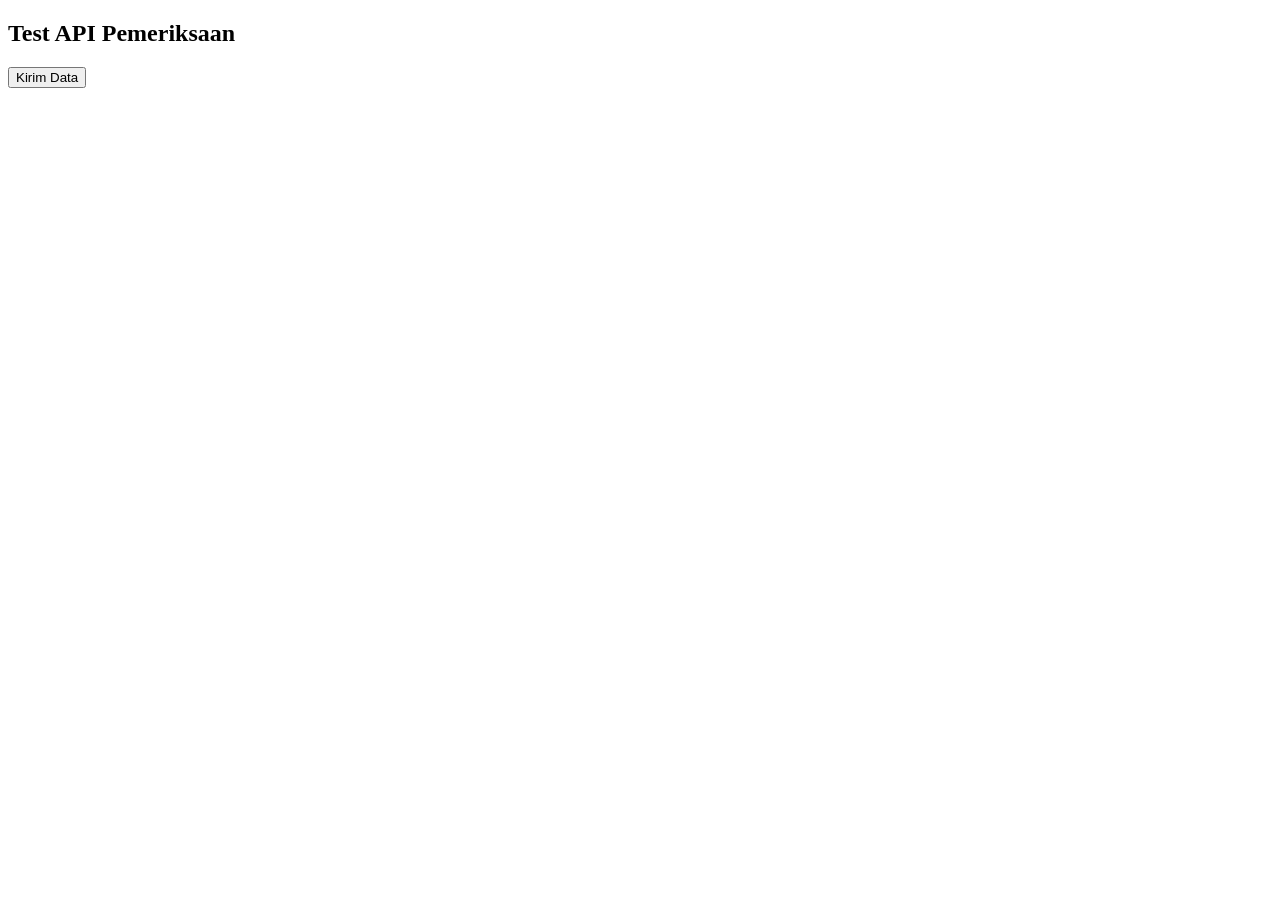
<file: wpcl-api/public/test-pemeriksaan.html>
<!DOCTYPE html>
<html lang="id">
<head>
    <meta charset="UTF-8">
    <title>Test Pemeriksaan WPCL</title>
</head>
<body>

<h2>Test API Pemeriksaan</h2>

<button onclick="kirimData()">Kirim Data</button>

<pre id="hasil"></pre>

<script>

async function kirimData() {

    const data = {

        nama_petugas: "Maria",

        nipp: "123456789",

        id_kereta: 1,

        tanggal: "2026-07-15",

        business_area: "DAOP 6",

        no_ref: "WPCL-001",

        locotrack: "B",

        catatan: "Locotrack normal",

        detail: [

            {

                id_sarana: 1,

                urutan: 1,

                pids_luar: "B",

                pids_dalam: "B",

                cctv: "B",

                wifi: "B",

                backup: "B",

                sisi_a: "B",

                sisi_e: "B",

                td_kecil: "B",

                td_besar: "B",

                keterangan: "Normal"

            },

            {

                id_sarana: 2,

                urutan: 2,

                pids_luar: "R",

                pids_dalam: "B",

                cctv: "B",

                wifi: "R",

                backup: "B",

                sisi_a: "B",

                sisi_e: "B",

                td_kecil: "B",

                td_besar: "B",

                keterangan: "WiFi mati"

            }

        ]

    };

    const response = await fetch('/api/pemeriksaan', {

        method: 'POST',

        headers: {

            'Content-Type': 'application/json',

            'Accept': 'application/json'

        },

        body: JSON.stringify(data)

    });

    const result = await response.json();

    document.getElementById("hasil").textContent =
        JSON.stringify(result, null, 4);

}

</script>

</body>
</html>
</file>
